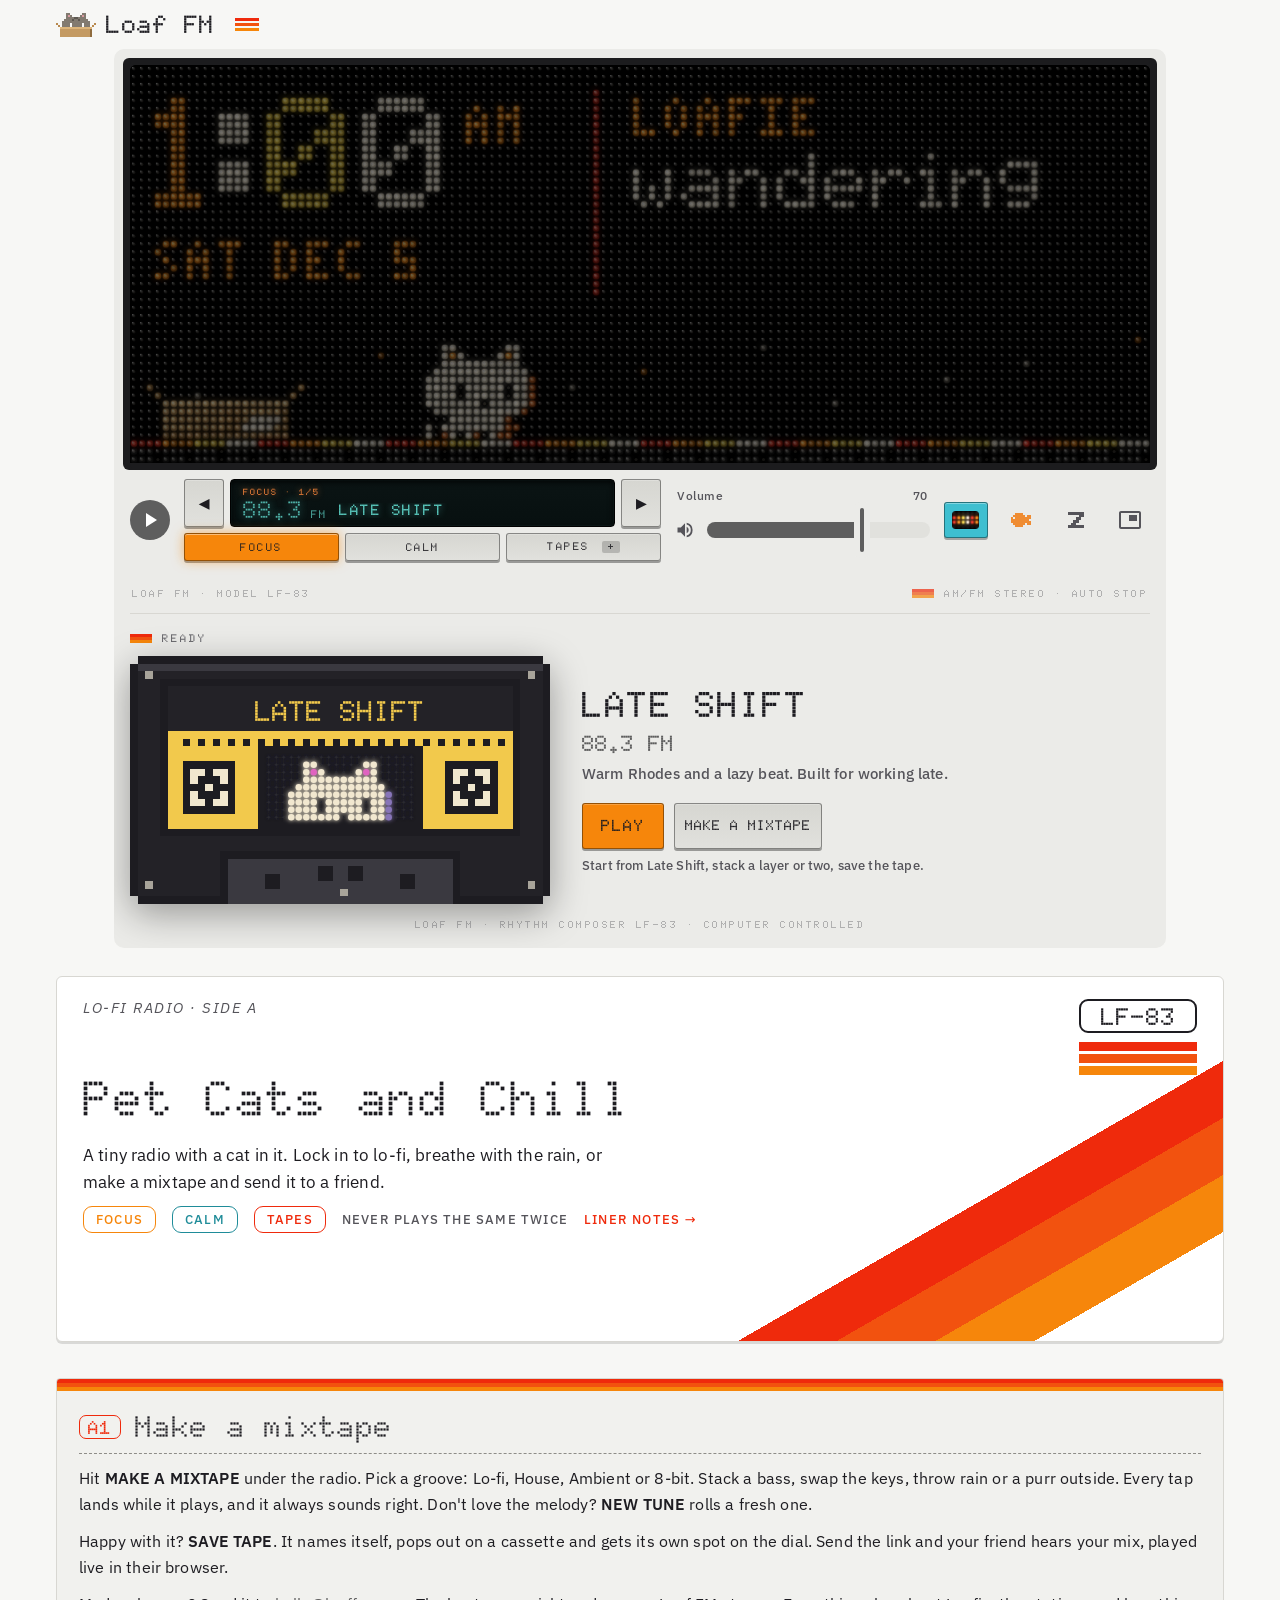
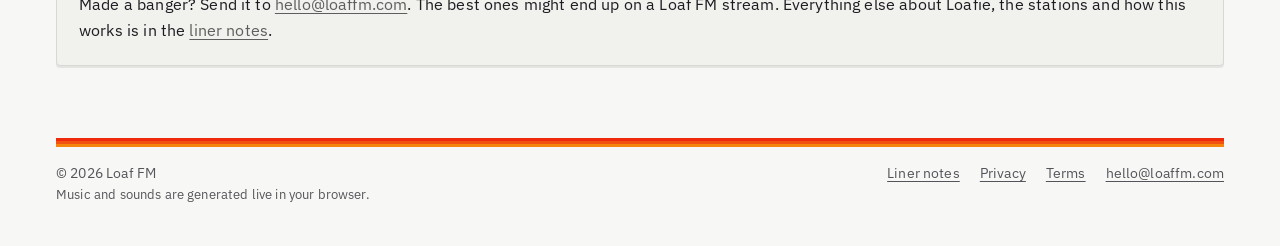
<file: index.html>
<!doctype html>
<html lang="en">
<head>
<meta charset="utf-8">
<meta name="viewport" content="width=device-width,initial-scale=1,viewport-fit=cover">
<title>Loaf FM · Pet cats and chill</title>
<meta name="description" content="A tiny radio with a cat in it. Lo-fi, house, ambient and 8-bit made live in your browser. Pet the cat, stack some beats, save a mixtape and send it to a friend.">
<link rel="canonical" href="https://loaffm.com/">

<meta name="theme-color" content="#131313">
<meta property="og:type" content="website">
<meta property="og:site_name" content="Loaf FM">
<meta property="og:url" content="https://loaffm.com/">
<meta property="og:title" content="Loaf FM · Pet cats and chill">
<meta property="og:description" content="A tiny radio with a cat in it. Lo-fi, house, ambient and 8-bit made live in your browser. Pet the cat, stack some beats, save a mixtape and send it to a friend.">
<meta property="og:image" content="https://loaffm.com/og.png?v=20261023">
<meta property="og:image:width" content="1200"><meta property="og:image:height" content="630">
<meta property="og:image:alt" content="A pixel cassette labelled Rainy Sunday next to the Loaf FM board: a clock, the station on 93.7 FM, and Loafie on her desk.">
<meta name="twitter:card" content="summary_large_image">
<meta name="twitter:title" content="Loaf FM · Pet cats and chill">
<meta name="twitter:description" content="A tiny radio with a cat in it. Lo-fi, house, ambient and 8-bit made live in your browser. Pet the cat, stack some beats, save a mixtape and send it to a friend.">
<meta name="twitter:image" content="https://loaffm.com/og.png?v=20261023">
<link rel="icon" href="icons/favicon-32.png" sizes="32x32" type="image/png">
<link rel="icon" href="icons/icon.svg" type="image/svg+xml">
<link rel="apple-touch-icon" href="icons/apple-touch-icon.png">
<link rel="manifest" href="manifest.webmanifest">
<link rel="preload" href="fonts/doto-700.woff2" as="font" type="font/woff2" crossorigin>
<link rel="stylesheet" href="site.css">
<link rel="stylesheet" href="board.css">
<script type="application/ld+json">{"@context": "https://schema.org", "@type": "WebApplication", "name": "Loaf FM", "url": "https://loaffm.com/", "applicationCategory": "LifestyleApplication", "operatingSystem": "Any (web browser)", "offers": {"@type": "Offer", "price": "0", "priceCurrency": "USD"}, "description": "A tiny radio with a cat in it. Lo-fi, house, ambient and 8-bit made live in your browser. Pet the cat, stack some beats, save a mixtape."}</script>

</head>
<body>
<a class="skip" href="#page">Skip to content</a>
<svg width="0" height="0" style="position:absolute" aria-hidden="true">
  <symbol id="i-cat" viewBox="0 0 20 12" shape-rendering="crispEdges"><path style="fill:var(--cat,#b8b1a6)" d="M5 0h2v1h-2zM13 0h2v1h-2zM5 1h1v1h-1zM7 1h1v1h-1zM12 1h1v1h-1zM14 1h1v1h-1zM5 2h4v1h-4zM11 2h4v1h-4zM4 3h4v1h-4zM9 3h2v1h-2zM12 3h4v1h-4zM3 4h14v1h-14zM3 5h4v1h-4zM8 5h5v1h-5zM14 5h3v1h-3zM3 6h4v1h-4zM8 6h5v1h-5zM14 6h3v1h-3z"/><path style="fill:var(--cat-stripe,#6f6961)" d="M9 2h2v1h-2zM8 3h1v1h-1zM11 3h1v1h-1z"/><path style="fill:#d99aa0" d="M6 1h1v1h-1zM13 1h1v1h-1z"/><path style="fill:#c49a62" d="M2 8h15v1h-15zM2 9h15v1h-15zM2 10h15v1h-15zM2 11h15v1h-15z"/><path style="fill:#dcb47a" d="M2 7h16v1h-16z"/><path style="fill:#8f6b3d" d="M17 8h1v1h-1zM17 9h1v1h-1zM17 10h1v1h-1zM17 11h1v1h-1z"/><path style="fill:#b8894f" d="M0 5h1v1h-1zM19 5h1v1h-1zM1 6h1v1h-1zM18 6h1v1h-1z"/></symbol>
  <symbol id="i-vol" viewBox="0 0 24 24"><path d="M3 9v6h4l5 5V4L7 9H3zm13.5 3A4.5 4.5 0 0 0 14 8v8a4.5 4.5 0 0 0 2.5-4zM14 3.2v2.1a7 7 0 0 1 0 13.4v2.1a9 9 0 0 0 0-17.6z"/></symbol>
  <symbol id="i-mute" viewBox="0 0 24 24"><path d="M16.5 12A4.5 4.5 0 0 0 14 7.97v2.21l2.45 2.45c.03-.2.05-.41.05-.63zm2.5 0c0 .94-.2 1.82-.54 2.64l1.51 1.51A8.8 8.8 0 0 0 21 12c0-4.28-2.99-7.86-7-8.77v2.06c2.89.86 5 3.54 5 6.71zM4.27 3L3 4.27 7.73 9H3v6h4l5 5v-6.73l4.25 4.25c-.67.52-1.42.93-2.25 1.18v2.06a8.99 8.99 0 0 0 3.69-1.81L19.73 21 21 19.73l-9-9L4.27 3zM12 4L9.91 6.09 12 8.18V4z"/></symbol>
  <symbol id="i-sun" viewBox="0 0 24 24"><path d="M12 7a5 5 0 1 0 0 10 5 5 0 0 0 0-10zM2 13h2a1 1 0 0 0 0-2H2a1 1 0 0 0 0 2zm18 0h2a1 1 0 0 0 0-2h-2a1 1 0 0 0 0 2zM11 2v2a1 1 0 0 0 2 0V2a1 1 0 0 0-2 0zm0 18v2a1 1 0 0 0 2 0v-2a1 1 0 0 0-2 0zM5.99 4.58a1 1 0 0 0-1.41 1.41l1.06 1.06a1 1 0 0 0 1.41-1.41L5.99 4.58zm12.37 12.37a1 1 0 0 0-1.41 1.41l1.06 1.06a1 1 0 0 0 1.41-1.41l-1.06-1.06zm1.06-10.96a1 1 0 0 0-1.41-1.41l-1.06 1.06a1 1 0 0 0 1.41 1.41l1.06-1.06zM7.05 18.36a1 1 0 0 0-1.41-1.41l-1.06 1.06a1 1 0 0 0 1.41 1.41l1.06-1.06z"/></symbol>
  <symbol id="i-float" viewBox="0 0 24 24"><path d="M19 7h-8v6h8V7zm2-4H3c-1.1 0-2 .9-2 2v14c0 1.1.9 2 2 2h18c1.1 0 2-.9 2-2V5c0-1.1-.9-2-2-2zm0 16H3V5h18v14z"/></symbol>
  <symbol id="i-sit" viewBox="-1.5 -1.5 9 9" shape-rendering="crispEdges"><path d="M0 0h6v1h-6zM4 1h2v1h-2zM3 2h2v1h-2zM2 3h2v1h-2zM1 4h2v1h-2zM0 5h6v1h-6z"/></symbol>
  <symbol id="i-fish" viewBox="-0.5 -2.5 12 12" shape-rendering="crispEdges"><path d="M2 0h4v1h-4zM1 1h6v1h-6zM8 1h2v1h-2zM0 2h1v1h-1zM2 2h8v1h-8zM0 3h9v1h-9zM0 4h10v1h-10zM1 5h6v1h-6zM8 5h2v1h-2zM2 6h4v1h-4z"/></symbol>
  <symbol id="i-tape" viewBox="-0.5 -2.5 13 13" shape-rendering="crispEdges"><path fill-rule="evenodd" d="M0 0h12v1h-12zM0 1h1v1h-1zM11 1h1v1h-1zM0 2h1v1h-1zM2 2h8v1h-8zM11 2h1v1h-1zM0 3h1v1h-1zM2 3h1v1h-1zM4 3h4v1h-4zM9 3h1v1h-1zM11 3h1v1h-1zM0 4h1v1h-1zM2 4h8v1h-8zM11 4h1v1h-1zM0 5h1v1h-1zM11 5h1v1h-1zM0 6h1v1h-1zM3 6h6v1h-6zM11 6h1v1h-1zM0 7h12v1h-12z"/></symbol>
  <symbol id="i-play" viewBox="0 0 24 24"><path d="M8 5v14l11-7z"/></symbol>
  <symbol id="i-stop" viewBox="0 0 24 24"><path d="M6 6h12v12H6z"/></symbol>
  <symbol id="i-down" viewBox="0 0 24 24"><path d="M7 10l5 5 5-5z"/></symbol>
</svg>
<header class="top">
  <a class="brand" href="/" aria-label="Loaf FM home"><svg viewBox="0 0 20 12" aria-hidden="true"><use href="#i-cat"/></svg>Loaf FM<span class="stripes" aria-hidden="true"><i></i><i></i><i></i></span></a>
</header>
<div class="boardwrap">
<section class="unit" id="unit" aria-label="Loaf FM board" aria-describedby="boardText">
  <p class="sr" id="boardText"></p>
  <div class="window" id="window">
    <canvas id="bg"></canvas>
    <canvas id="led"></canvas>
  </div>
  <div class="window game" id="gameWin" title="Tap her to pet · tap the desk to call her over">
    <canvas id="gbg"></canvas>
    <canvas id="gled"></canvas>
  </div>
  <div class="floatnote" id="floatNote" hidden><span>She's floating in her own window.</span><button class="btn tonal" type="button" id="floatBack">Bring her back</button></div>
  <div class="face" id="face">
    <div class="row">
      <button class="icon filled" type="button" id="playKey" aria-pressed="false" aria-label="Play radio" title="Play"><svg><use href="#i-play"/></svg><svg><use href="#i-stop"/></svg></button>
      <div class="ctl grow st">
        <div class="tuner">
          <button class="hw tunestep" type="button" id="dialPrev" aria-label="Previous">◀</button>
          <div class="lcd" aria-live="polite"><span class="lcd-band" id="tuneBand"></span><span class="lcd-freq"><b id="tuneFreq"></b> FM</span><span class="lcd-name" id="tuneName"></span></div>
          <button class="hw tunestep" type="button" id="dialNext" aria-label="Next">▶</button>
          <div class="bands" role="group" aria-label="Band"><button class="hw bandkey" type="button" data-band="focus">FOCUS</button><button class="hw bandkey" type="button" data-band="calm">CALM</button><button class="hw bandkey" type="button" data-band="tapes">TAPES <em></em></button></div>
          <select id="station" class="sr" aria-label="Station"></select>
        </div>
      </div>
      <div class="ctl grow vol"><span class="lbl"><span>Volume</span><output id="volOut">70</output></span><div class="fz"><button class="mutebtn" type="button" id="muteKey" aria-pressed="false" aria-label="Mute" title="Mute (M)"><svg><use href="#i-vol"/></svg><svg><use href="#i-mute"/></svg></button><input class="fader" type="range" id="volume" min="0" max="1" step="0.05" aria-label="Volume"></div></div>
      <button class="dispbtn" type="button" id="dispKey" aria-label="Display: Pegs. Tap for the next look." title="Next look"><canvas id="dispTile" aria-hidden="true"></canvas></button>
      <button class="icon feedbtn" type="button" id="feedKey" aria-label="Give her a fish" title="Give her a fish"><svg><use href="#i-fish"/></svg></button>
      <button class="icon sitbtn" type="button" id="sitKey" aria-pressed="false" aria-label="Let her nap" title="Let her nap"><svg><use href="#i-sit"/></svg></button>
      <button class="icon floatbtn" type="button" id="floatKey" aria-pressed="false" aria-label="Float" title="Keep her on top of your other windows" hidden><svg><use href="#i-float"/></svg></button>
    </div>
    <p class="unit-print" aria-hidden="true"><span>LOAF FM · MODEL LF-83</span><span>AM/FM STEREO · AUTO STOP</span></p>
  </div>
</section>
</div>
<main id="page" class="home-page">
  <div class="band page1">
  <section class="intro sleeve">
    <div class="sleeve-top"><p class="kicker">Lo-fi radio · Side A</p><span class="badge" aria-hidden="true"><b>LF-83</b><i></i><i></i><i></i></span></div>
    <h1>Pet Cats and Chill</h1>
    <p class="lede">A tiny radio with a cat in it. Lock in to lo-fi, breathe with the rain, or make a mixtape and send it to a friend.</p>
    <p class="sleeve-tags"><span class="tag tag-f">Focus</span><span class="tag tag-c">Calm</span><span class="tag tag-t">Tapes</span><span class="tag-plain">Never plays the same twice</span><a class="tag-plain tag-link" href="notes.html">Liner notes →</a></p>
  </section>

  <section class="liner">
    <h2><span class="trk">A1</span>Make a mixtape</h2>
    <p>Hit <strong>MAKE A MIXTAPE</strong> under the radio. Pick a groove: Lo-fi, House, Ambient or 8-bit. Stack a bass, swap the keys, throw rain or a purr outside. Every tap lands while it plays, and it always sounds right. Don't love the melody? <strong>NEW TUNE</strong> rolls a fresh one.</p>
    <p>Happy with it? <strong>SAVE TAPE</strong>. It names itself, pops out on a cassette and gets its own spot on the dial. Send the link and your friend hears your mix, played live in their browser.</p>
    <p>Made a banger? Send it to <a href="mailto:hello@loaffm.com?subject=My%20mixtape">hello@loaffm.com</a>. The best ones might end up on a Loaf FM stream. Everything else about Loafie, the stations and how this works is in the <a href="notes.html">liner notes</a>.</p>
  </section>

  </div>
</main>
<footer class="foot">
  <div>
    <p>© 2026 Loaf FM</p>
    <p class="credits">Music and sounds are generated live in your browser.</p>
  </div>
  <nav aria-label="Footer"><a href="notes.html">Liner notes</a><a href="privacy.html">Privacy</a><a href="terms.html">Terms</a><a href="mailto:hello@loaffm.com">hello@loaffm.com</a></nav>
</footer>
<script src="analytics.js" defer></script>
<script src="board.js" defer></script>
</body>
</html>
</file>
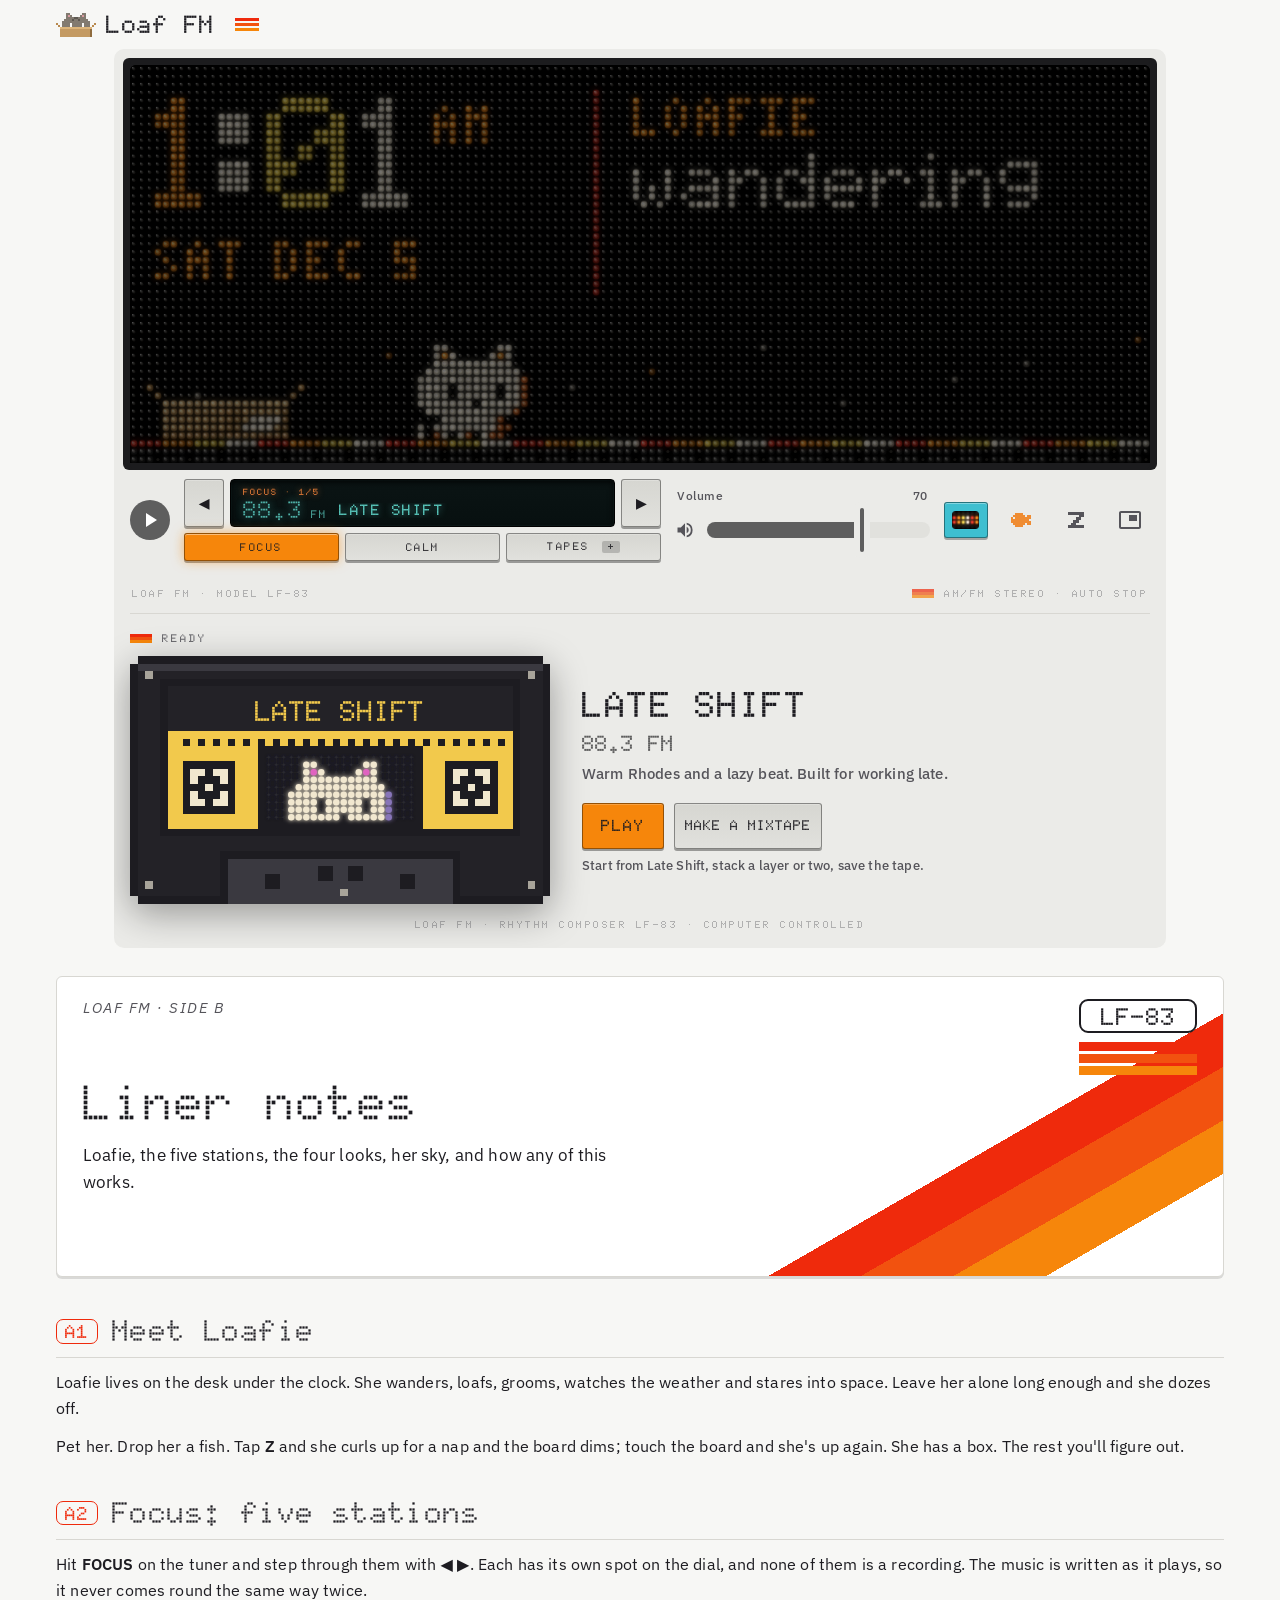
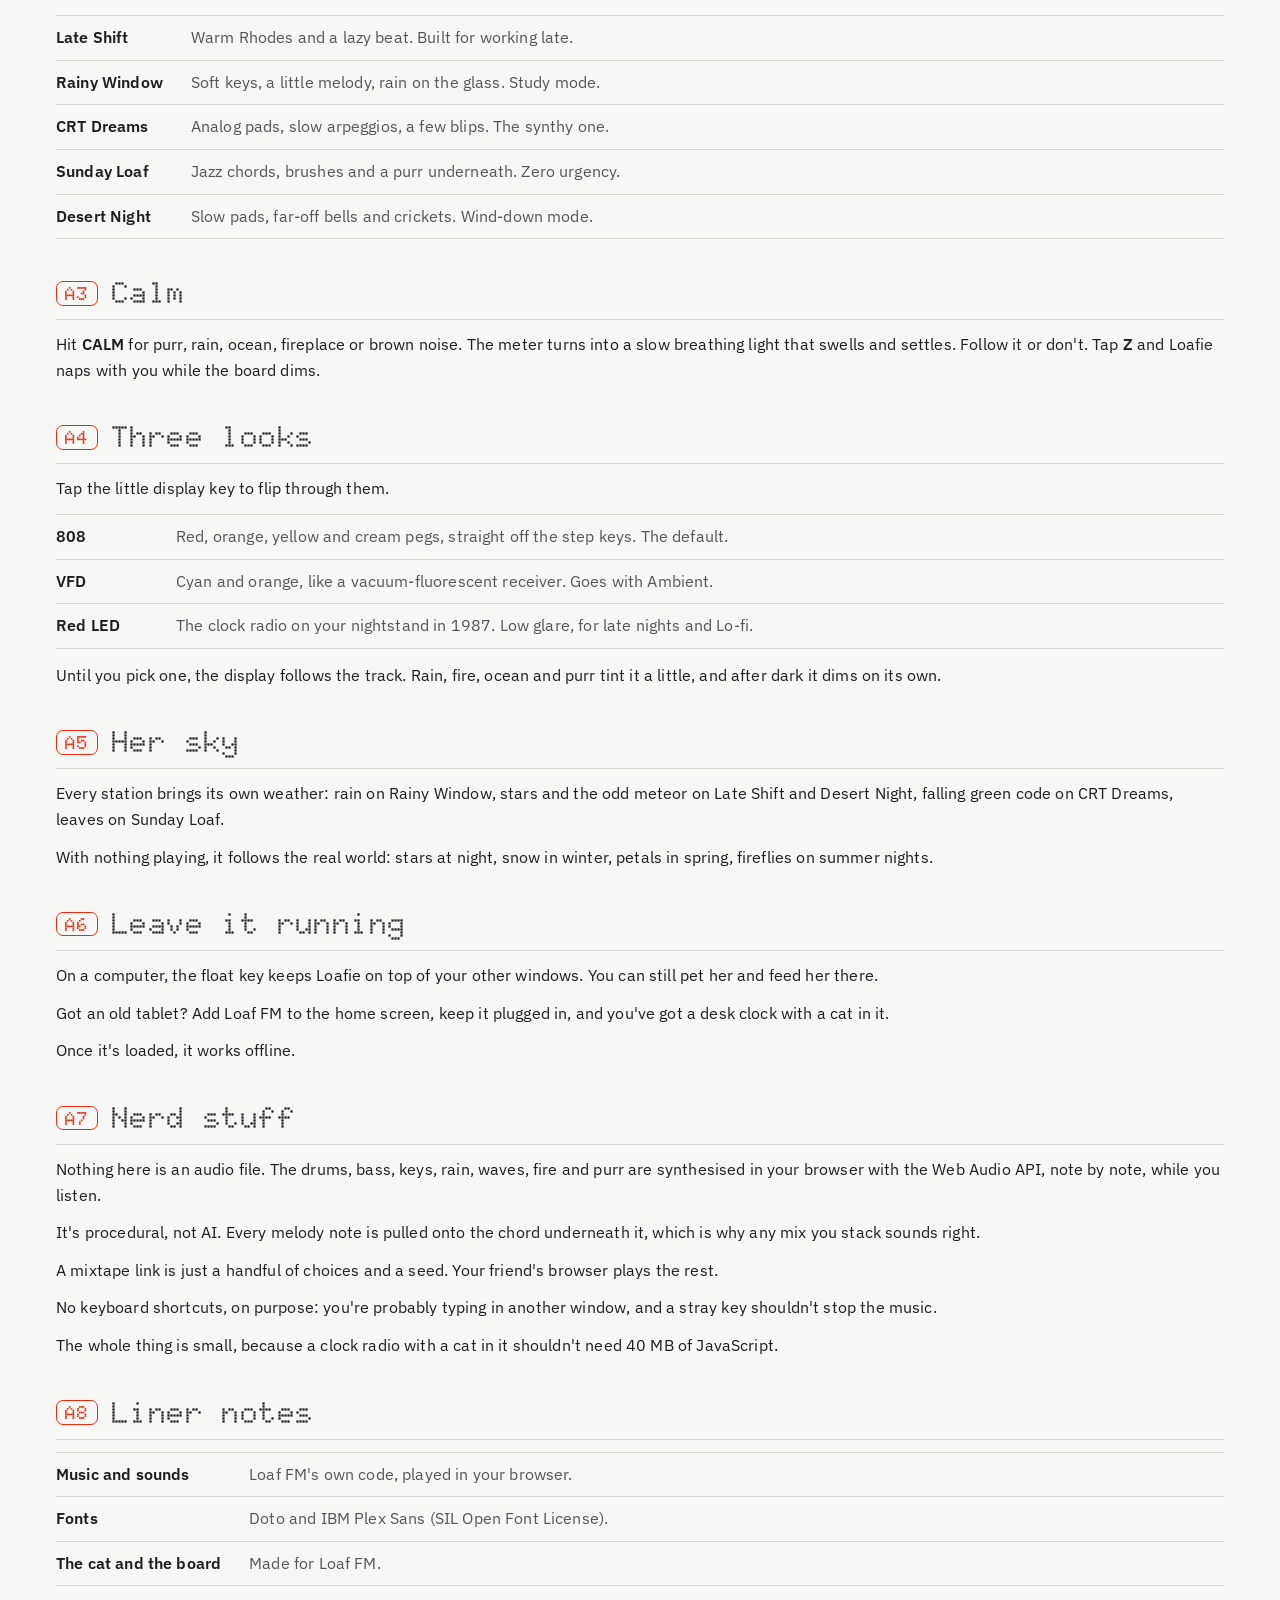
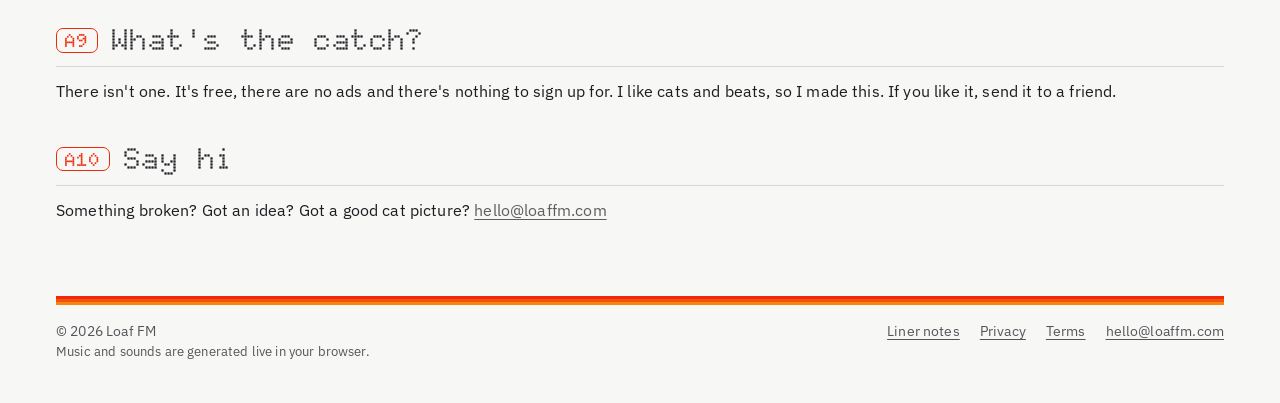
<file: notes.html>
<!doctype html>
<html lang="en">
<head>
<meta charset="utf-8">
<meta name="viewport" content="width=device-width,initial-scale=1,viewport-fit=cover">
<title>Liner notes · Loaf FM</title>
<meta name="description" content="Everything about Loaf FM: Loafie, the five stations, the four looks, her sky, floating, offline, and how the music is made.">
<link rel="canonical" href="https://loaffm.com/notes.html">

<meta name="theme-color" content="#131313">
<meta property="og:type" content="website">
<meta property="og:site_name" content="Loaf FM">
<meta property="og:url" content="https://loaffm.com/notes.html">
<meta property="og:title" content="Liner notes · Loaf FM">
<meta property="og:description" content="Everything about Loaf FM: Loafie, the five stations, the four looks, her sky, floating, offline, and how the music is made.">
<meta property="og:image" content="https://loaffm.com/og.png?v=20261023">
<meta property="og:image:width" content="1200"><meta property="og:image:height" content="630">
<meta property="og:image:alt" content="A pixel cassette labelled Rainy Sunday next to the Loaf FM board: a clock, the station on 93.7 FM, and Loafie on her desk.">
<meta name="twitter:card" content="summary_large_image">
<meta name="twitter:title" content="Liner notes · Loaf FM">
<meta name="twitter:description" content="Everything about Loaf FM: Loafie, the five stations, the four looks, her sky, floating, offline, and how the music is made.">
<meta name="twitter:image" content="https://loaffm.com/og.png?v=20261023">
<link rel="icon" href="icons/favicon-32.png" sizes="32x32" type="image/png">
<link rel="icon" href="icons/icon.svg" type="image/svg+xml">
<link rel="apple-touch-icon" href="icons/apple-touch-icon.png">
<link rel="manifest" href="manifest.webmanifest">
<link rel="preload" href="fonts/doto-700.woff2" as="font" type="font/woff2" crossorigin>
<link rel="stylesheet" href="site.css">
<link rel="stylesheet" href="board.css">
<script type="application/ld+json">{"@context": "https://schema.org", "@type": "WebPage", "headline": "Liner notes", "description": "Everything about Loaf FM: Loafie, the five stations, the four looks, her sky, floating, offline, and how the music is made.", "url": "https://loaffm.com/notes.html", "publisher": {"@type": "Organization", "name": "Loaf FM", "url": "https://loaffm.com/"}, "dateModified": "2026-10-21"}</script>

</head>
<body>
<a class="skip" href="#page">Skip to content</a>
<svg width="0" height="0" style="position:absolute" aria-hidden="true">
  <symbol id="i-cat" viewBox="0 0 20 12" shape-rendering="crispEdges"><path style="fill:var(--cat,#b8b1a6)" d="M5 0h2v1h-2zM13 0h2v1h-2zM5 1h1v1h-1zM7 1h1v1h-1zM12 1h1v1h-1zM14 1h1v1h-1zM5 2h4v1h-4zM11 2h4v1h-4zM4 3h4v1h-4zM9 3h2v1h-2zM12 3h4v1h-4zM3 4h14v1h-14zM3 5h4v1h-4zM8 5h5v1h-5zM14 5h3v1h-3zM3 6h4v1h-4zM8 6h5v1h-5zM14 6h3v1h-3z"/><path style="fill:var(--cat-stripe,#6f6961)" d="M9 2h2v1h-2zM8 3h1v1h-1zM11 3h1v1h-1z"/><path style="fill:#d99aa0" d="M6 1h1v1h-1zM13 1h1v1h-1z"/><path style="fill:#c49a62" d="M2 8h15v1h-15zM2 9h15v1h-15zM2 10h15v1h-15zM2 11h15v1h-15z"/><path style="fill:#dcb47a" d="M2 7h16v1h-16z"/><path style="fill:#8f6b3d" d="M17 8h1v1h-1zM17 9h1v1h-1zM17 10h1v1h-1zM17 11h1v1h-1z"/><path style="fill:#b8894f" d="M0 5h1v1h-1zM19 5h1v1h-1zM1 6h1v1h-1zM18 6h1v1h-1z"/></symbol>
  <symbol id="i-vol" viewBox="0 0 24 24"><path d="M3 9v6h4l5 5V4L7 9H3zm13.5 3A4.5 4.5 0 0 0 14 8v8a4.5 4.5 0 0 0 2.5-4zM14 3.2v2.1a7 7 0 0 1 0 13.4v2.1a9 9 0 0 0 0-17.6z"/></symbol>
  <symbol id="i-mute" viewBox="0 0 24 24"><path d="M16.5 12A4.5 4.5 0 0 0 14 7.97v2.21l2.45 2.45c.03-.2.05-.41.05-.63zm2.5 0c0 .94-.2 1.82-.54 2.64l1.51 1.51A8.8 8.8 0 0 0 21 12c0-4.28-2.99-7.86-7-8.77v2.06c2.89.86 5 3.54 5 6.71zM4.27 3L3 4.27 7.73 9H3v6h4l5 5v-6.73l4.25 4.25c-.67.52-1.42.93-2.25 1.18v2.06a8.99 8.99 0 0 0 3.69-1.81L19.73 21 21 19.73l-9-9L4.27 3zM12 4L9.91 6.09 12 8.18V4z"/></symbol>
  <symbol id="i-sun" viewBox="0 0 24 24"><path d="M12 7a5 5 0 1 0 0 10 5 5 0 0 0 0-10zM2 13h2a1 1 0 0 0 0-2H2a1 1 0 0 0 0 2zm18 0h2a1 1 0 0 0 0-2h-2a1 1 0 0 0 0 2zM11 2v2a1 1 0 0 0 2 0V2a1 1 0 0 0-2 0zm0 18v2a1 1 0 0 0 2 0v-2a1 1 0 0 0-2 0zM5.99 4.58a1 1 0 0 0-1.41 1.41l1.06 1.06a1 1 0 0 0 1.41-1.41L5.99 4.58zm12.37 12.37a1 1 0 0 0-1.41 1.41l1.06 1.06a1 1 0 0 0 1.41-1.41l-1.06-1.06zm1.06-10.96a1 1 0 0 0-1.41-1.41l-1.06 1.06a1 1 0 0 0 1.41 1.41l1.06-1.06zM7.05 18.36a1 1 0 0 0-1.41-1.41l-1.06 1.06a1 1 0 0 0 1.41 1.41l1.06-1.06z"/></symbol>
  <symbol id="i-float" viewBox="0 0 24 24"><path d="M19 7h-8v6h8V7zm2-4H3c-1.1 0-2 .9-2 2v14c0 1.1.9 2 2 2h18c1.1 0 2-.9 2-2V5c0-1.1-.9-2-2-2zm0 16H3V5h18v14z"/></symbol>
  <symbol id="i-sit" viewBox="-1.5 -1.5 9 9" shape-rendering="crispEdges"><path d="M0 0h6v1h-6zM4 1h2v1h-2zM3 2h2v1h-2zM2 3h2v1h-2zM1 4h2v1h-2zM0 5h6v1h-6z"/></symbol>
  <symbol id="i-fish" viewBox="-0.5 -2.5 12 12" shape-rendering="crispEdges"><path d="M2 0h4v1h-4zM1 1h6v1h-6zM8 1h2v1h-2zM0 2h1v1h-1zM2 2h8v1h-8zM0 3h9v1h-9zM0 4h10v1h-10zM1 5h6v1h-6zM8 5h2v1h-2zM2 6h4v1h-4z"/></symbol>
  <symbol id="i-tape" viewBox="-0.5 -2.5 13 13" shape-rendering="crispEdges"><path fill-rule="evenodd" d="M0 0h12v1h-12zM0 1h1v1h-1zM11 1h1v1h-1zM0 2h1v1h-1zM2 2h8v1h-8zM11 2h1v1h-1zM0 3h1v1h-1zM2 3h1v1h-1zM4 3h4v1h-4zM9 3h1v1h-1zM11 3h1v1h-1zM0 4h1v1h-1zM2 4h8v1h-8zM11 4h1v1h-1zM0 5h1v1h-1zM11 5h1v1h-1zM0 6h1v1h-1zM3 6h6v1h-6zM11 6h1v1h-1zM0 7h12v1h-12z"/></symbol>
  <symbol id="i-play" viewBox="0 0 24 24"><path d="M8 5v14l11-7z"/></symbol>
  <symbol id="i-stop" viewBox="0 0 24 24"><path d="M6 6h12v12H6z"/></symbol>
  <symbol id="i-down" viewBox="0 0 24 24"><path d="M7 10l5 5 5-5z"/></symbol>
</svg>
<header class="top">
  <a class="brand" href="/" aria-label="Loaf FM home"><svg viewBox="0 0 20 12" aria-hidden="true"><use href="#i-cat"/></svg>Loaf FM<span class="stripes" aria-hidden="true"><i></i><i></i><i></i></span></a>
</header>
<div class="boardwrap">
<section class="unit" id="unit" aria-label="Loaf FM board" aria-describedby="boardText">
  <p class="sr" id="boardText"></p>
  <div class="window" id="window">
    <canvas id="bg"></canvas>
    <canvas id="led"></canvas>
  </div>
  <div class="window game" id="gameWin" title="Tap her to pet · tap the desk to call her over">
    <canvas id="gbg"></canvas>
    <canvas id="gled"></canvas>
  </div>
  <div class="floatnote" id="floatNote" hidden><span>She's floating in her own window.</span><button class="btn tonal" type="button" id="floatBack">Bring her back</button></div>
  <div class="face" id="face">
    <div class="row">
      <button class="icon filled" type="button" id="playKey" aria-pressed="false" aria-label="Play radio" title="Play"><svg><use href="#i-play"/></svg><svg><use href="#i-stop"/></svg></button>
      <div class="ctl grow st">
        <div class="tuner">
          <button class="hw tunestep" type="button" id="dialPrev" aria-label="Previous">◀</button>
          <div class="lcd" aria-live="polite"><span class="lcd-band" id="tuneBand"></span><span class="lcd-freq"><b id="tuneFreq"></b> FM</span><span class="lcd-name" id="tuneName"></span></div>
          <button class="hw tunestep" type="button" id="dialNext" aria-label="Next">▶</button>
          <div class="bands" role="group" aria-label="Band"><button class="hw bandkey" type="button" data-band="focus">FOCUS</button><button class="hw bandkey" type="button" data-band="calm">CALM</button><button class="hw bandkey" type="button" data-band="tapes">TAPES <em></em></button></div>
          <select id="station" class="sr" aria-label="Station"></select>
        </div>
      </div>
      <div class="ctl grow vol"><span class="lbl"><span>Volume</span><output id="volOut">70</output></span><div class="fz"><button class="mutebtn" type="button" id="muteKey" aria-pressed="false" aria-label="Mute" title="Mute (M)"><svg><use href="#i-vol"/></svg><svg><use href="#i-mute"/></svg></button><input class="fader" type="range" id="volume" min="0" max="1" step="0.05" aria-label="Volume"></div></div>
      <button class="dispbtn" type="button" id="dispKey" aria-label="Display: Pegs. Tap for the next look." title="Next look"><canvas id="dispTile" aria-hidden="true"></canvas></button>
      <button class="icon feedbtn" type="button" id="feedKey" aria-label="Give her a fish" title="Give her a fish"><svg><use href="#i-fish"/></svg></button>
      <button class="icon sitbtn" type="button" id="sitKey" aria-pressed="false" aria-label="Let her nap" title="Let her nap"><svg><use href="#i-sit"/></svg></button>
      <button class="icon floatbtn" type="button" id="floatKey" aria-pressed="false" aria-label="Float" title="Keep her on top of your other windows" hidden><svg><use href="#i-float"/></svg></button>
    </div>
    <p class="unit-print" aria-hidden="true"><span>LOAF FM · MODEL LF-83</span><span>AM/FM STEREO · AUTO STOP</span></p>
  </div>
</section>
</div>
<main id="page" class="home-page">
  <div class="band page1 notes">
  <section class="sleeve sleeve-sm">
    <div class="sleeve-top"><p class="kicker">Loaf FM · Side B</p><span class="badge" aria-hidden="true"><b>LF-83</b><i></i><i></i><i></i></span></div>
    <h1>Liner notes</h1>
    <p class="lede">Loafie, the five stations, the four looks, her sky, and how any of this works.</p>
  </section>
  <section>
    <h2><span class="trk">A1</span>Meet Loafie</h2>
    <p>Loafie lives on the desk under the clock. She wanders, loafs, grooms, watches the weather and stares into space. Leave her alone long enough and she dozes off.</p>
    <p>Pet her. Drop her a fish. Tap <strong>Z</strong> and she curls up for a nap and the board dims; touch the board and she's up again. She has a box. The rest you'll figure out.</p>
  </section>

  <section>
    <h2><span class="trk">A2</span>Focus: five stations</h2>
    <p>Hit <strong>FOCUS</strong> on the tuner and step through them with ◀ ▶. Each has its own spot on the dial, and none of them is a recording. The music is written as it plays, so it never comes round the same way twice.</p>
    <dl class="items">
      <dt>Late Shift</dt><dd>Warm Rhodes and a lazy beat. Built for working late.</dd>
      <dt>Rainy Window</dt><dd>Soft keys, a little melody, rain on the glass. Study mode.</dd>
      <dt>CRT Dreams</dt><dd>Analog pads, slow arpeggios, a few blips. The synthy one.</dd>
      <dt>Sunday Loaf</dt><dd>Jazz chords, brushes and a purr underneath. Zero urgency.</dd>
      <dt>Desert Night</dt><dd>Slow pads, far-off bells and crickets. Wind-down mode.</dd>
    </dl>
  </section>

  <section>
    <h2><span class="trk">A3</span>Calm</h2>
    <p>Hit <strong>CALM</strong> for purr, rain, ocean, fireplace or brown noise. The meter turns into a slow breathing light that swells and settles. Follow it or don't. Tap <strong>Z</strong> and Loafie naps with you while the board dims.</p>
  </section>

  <section>
    <h2><span class="trk">A4</span>Three looks</h2>
    <p>Tap the little display key to flip through them.</p>
    <dl class="items">
      <dt>808</dt><dd>Red, orange, yellow and cream pegs, straight off the step keys. The default.</dd>
      <dt>VFD</dt><dd>Cyan and orange, like a vacuum-fluorescent receiver. Goes with Ambient.</dd>
      <dt>Red LED</dt><dd>The clock radio on your nightstand in 1987. Low glare, for late nights and Lo-fi.</dd>
    </dl>
    <p>Until you pick one, the display follows the track. Rain, fire, ocean and purr tint it a little, and after dark it dims on its own.</p>
  </section>

  <section>
    <h2><span class="trk">A5</span>Her sky</h2>
    <p>Every station brings its own weather: rain on Rainy Window, stars and the odd meteor on Late Shift and Desert Night, falling green code on CRT Dreams, leaves on Sunday Loaf.</p>
    <p>With nothing playing, it follows the real world: stars at night, snow in winter, petals in spring, fireflies on summer nights.</p>
  </section>

  <section>
    <h2><span class="trk">A6</span>Leave it running</h2>
    <p>On a computer, the float key keeps Loafie on top of your other windows. You can still pet her and feed her there.</p>
    <p>Got an old tablet? Add Loaf FM to the home screen, keep it plugged in, and you've got a desk clock with a cat in it.</p>
    <p>Once it's loaded, it works offline.</p>
  </section>

  <section id="nerd">
    <h2><span class="trk">A7</span>Nerd stuff</h2>
    <p>Nothing here is an audio file. The drums, bass, keys, rain, waves, fire and purr are synthesised in your browser with the Web Audio API, note by note, while you listen.</p>
    <p>It's procedural, not AI. Every melody note is pulled onto the chord underneath it, which is why any mix you stack sounds right.</p>
    <p>A mixtape link is just a handful of choices and a seed. Your friend's browser plays the rest.</p>
    <p>No keyboard shortcuts, on purpose: you're probably typing in another window, and a stray key shouldn't stop the music.</p>
    <p>The whole thing is small, because a clock radio with a cat in it shouldn't need 40 MB of JavaScript.</p>
  </section>

  <section>
    <h2><span class="trk">A8</span>Liner notes</h2>
    <dl class="items">
      <dt>Music and sounds</dt><dd>Loaf FM's own code, played in your browser.</dd>
      <dt>Fonts</dt><dd>Doto and IBM Plex Sans (SIL Open Font License).</dd>
      <dt>The cat and the board</dt><dd>Made for Loaf FM.</dd>
    </dl>
  </section>

  <section>
    <h2><span class="trk">A9</span>What's the catch?</h2>
    <p>There isn't one. It's free, there are no ads and there's nothing to sign up for. I like cats and beats, so I made this. If you like it, send it to a friend.</p>
  </section>

  <section>
    <h2><span class="trk">A10</span>Say hi</h2>
    <p>Something broken? Got an idea? Got a good cat picture? <a href="mailto:hello@loaffm.com">hello@loaffm.com</a></p>
  </section>
  </div>
</main>
<footer class="foot">
  <div>
    <p>© 2026 Loaf FM</p>
    <p class="credits">Music and sounds are generated live in your browser.</p>
  </div>
  <nav aria-label="Footer"><a href="notes.html">Liner notes</a><a href="privacy.html">Privacy</a><a href="terms.html">Terms</a><a href="mailto:hello@loaffm.com">hello@loaffm.com</a></nav>
</footer>
<script src="analytics.js" defer></script>
<script src="board.js" defer></script>
</body>
</html>
</file>
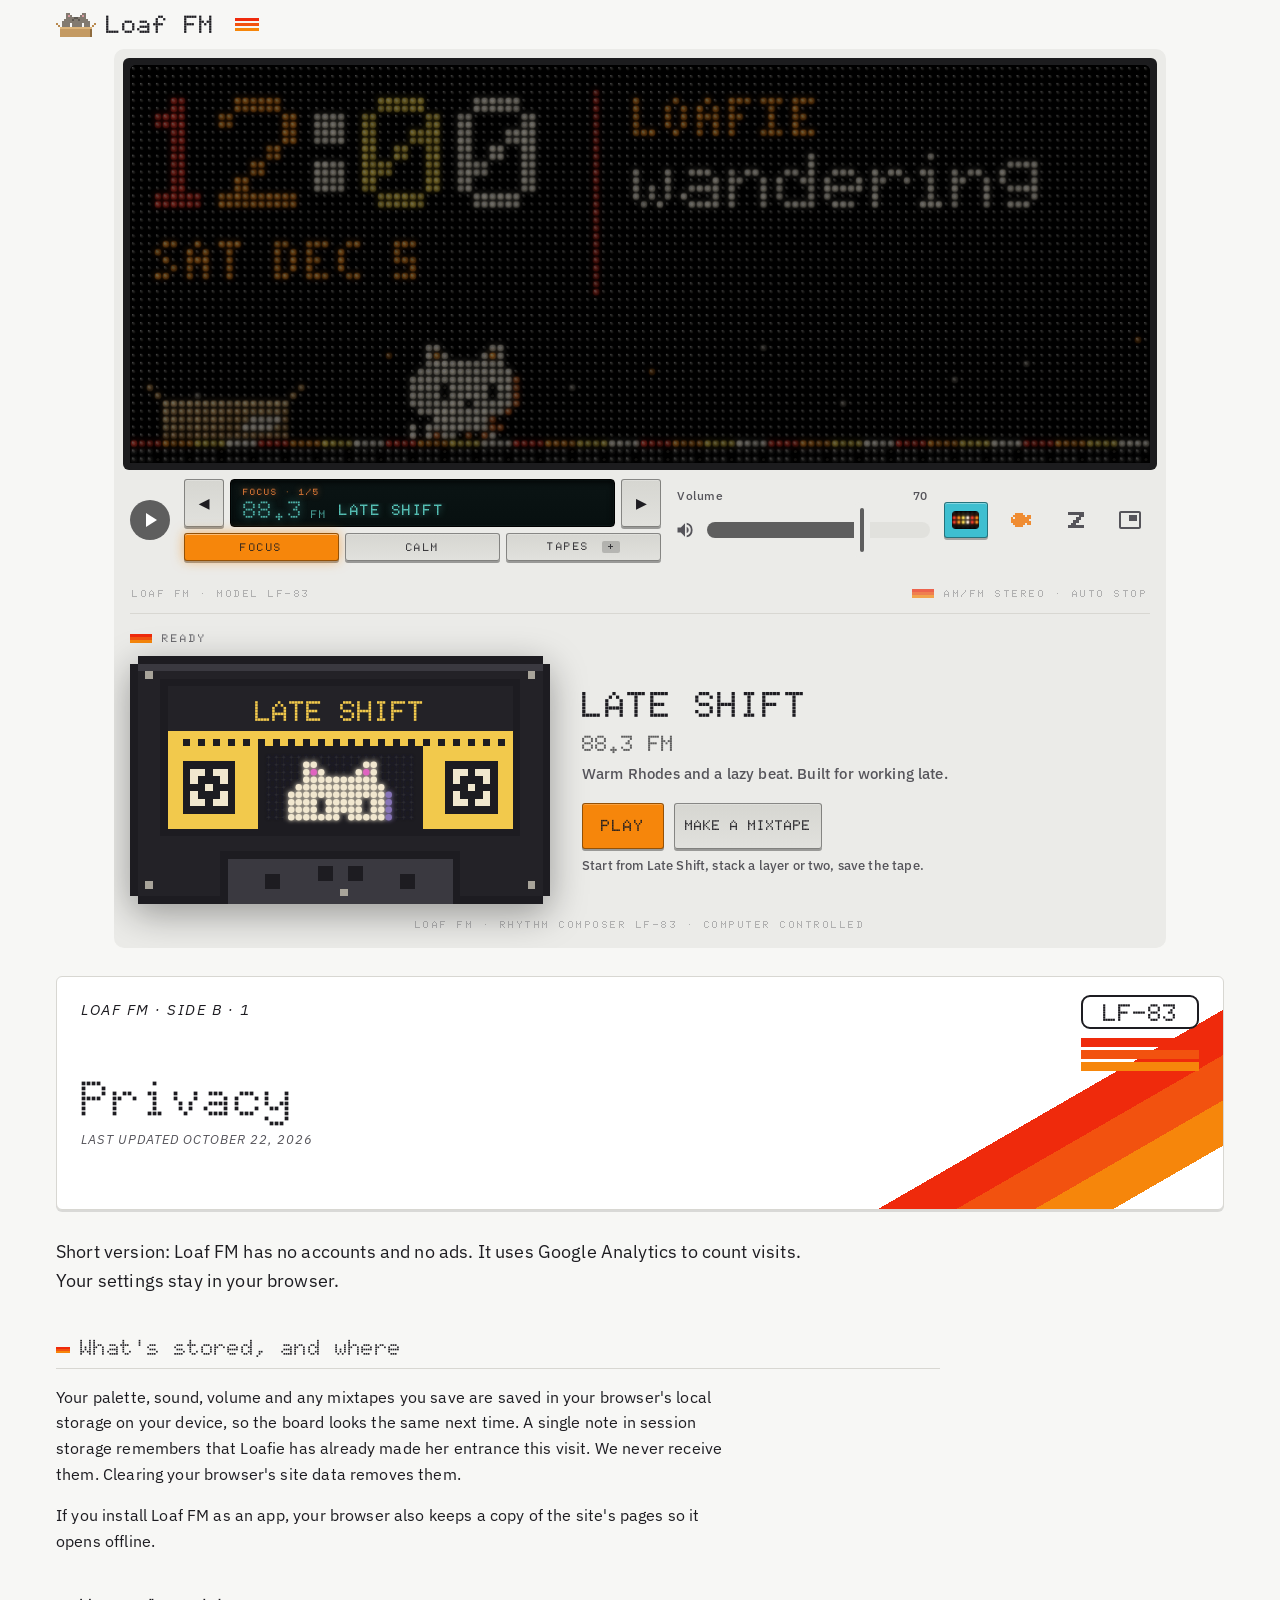
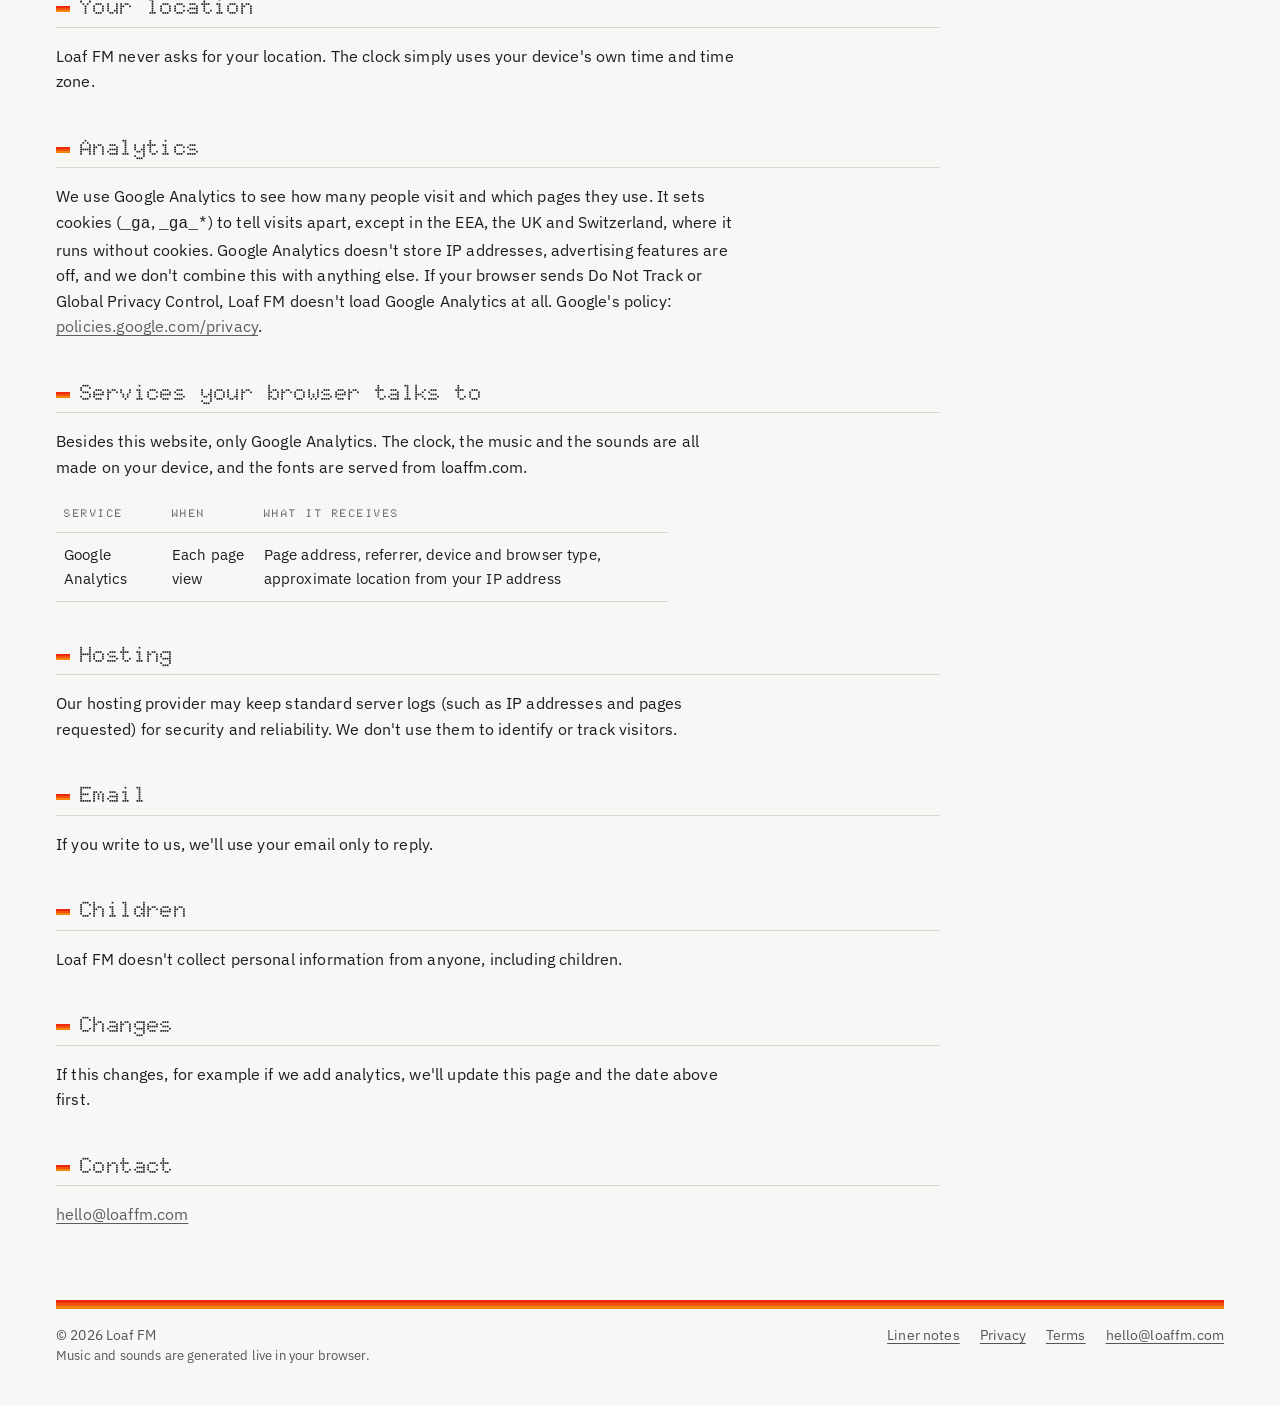
<file: privacy.html>
<!doctype html>
<html lang="en">
<head>
<meta charset="utf-8">
<meta name="viewport" content="width=device-width,initial-scale=1,viewport-fit=cover">
<title>Privacy · Loaf FM</title>
<meta name="description" content="What Loaf FM stores, what it sends where, and what it does not do. No accounts, no ads, no location.">
<link rel="canonical" href="https://loaffm.com/privacy.html">

<meta name="theme-color" content="#131313">
<meta property="og:type" content="website">
<meta property="og:site_name" content="Loaf FM">
<meta property="og:url" content="https://loaffm.com/privacy.html">
<meta property="og:title" content="Privacy">
<meta property="og:description" content="What Loaf FM stores, what it sends where, and what it does not do. No accounts, no ads, no location.">
<meta property="og:image" content="https://loaffm.com/og.png?v=20261023">
<meta property="og:image:width" content="1200"><meta property="og:image:height" content="630">
<meta property="og:image:alt" content="A pixel cassette labelled Rainy Sunday next to the Loaf FM board: a clock, the station on 93.7 FM, and Loafie on her desk.">
<meta name="twitter:card" content="summary_large_image">
<meta name="twitter:title" content="Privacy">
<meta name="twitter:description" content="What Loaf FM stores, what it sends where, and what it does not do. No accounts, no ads, no location.">
<meta name="twitter:image" content="https://loaffm.com/og.png?v=20261023">
<link rel="icon" href="icons/favicon-32.png" sizes="32x32" type="image/png">
<link rel="icon" href="icons/icon.svg" type="image/svg+xml">
<link rel="apple-touch-icon" href="icons/apple-touch-icon.png">
<link rel="manifest" href="manifest.webmanifest">
<link rel="preload" href="fonts/doto-700.woff2" as="font" type="font/woff2" crossorigin>
<link rel="stylesheet" href="site.css">
<link rel="stylesheet" href="board.css">
<script type="application/ld+json">{"@context": "https://schema.org", "@type": "WebPage", "headline": "Privacy", "description": "What Loaf FM stores, what it sends where, and what it does not do. No accounts, no ads, no location.", "url": "https://loaffm.com/privacy.html", "publisher": {"@type": "Organization", "name": "Loaf FM", "url": "https://loaffm.com/"}, "dateModified": "2026-10-21"}</script>

</head>
<body>
<a class="skip" href="#page">Skip to content</a>
<svg width="0" height="0" style="position:absolute" aria-hidden="true">
  <symbol id="i-cat" viewBox="0 0 20 12" shape-rendering="crispEdges"><path style="fill:var(--cat,#b8b1a6)" d="M5 0h2v1h-2zM13 0h2v1h-2zM5 1h1v1h-1zM7 1h1v1h-1zM12 1h1v1h-1zM14 1h1v1h-1zM5 2h4v1h-4zM11 2h4v1h-4zM4 3h4v1h-4zM9 3h2v1h-2zM12 3h4v1h-4zM3 4h14v1h-14zM3 5h4v1h-4zM8 5h5v1h-5zM14 5h3v1h-3zM3 6h4v1h-4zM8 6h5v1h-5zM14 6h3v1h-3z"/><path style="fill:var(--cat-stripe,#6f6961)" d="M9 2h2v1h-2zM8 3h1v1h-1zM11 3h1v1h-1z"/><path style="fill:#d99aa0" d="M6 1h1v1h-1zM13 1h1v1h-1z"/><path style="fill:#c49a62" d="M2 8h15v1h-15zM2 9h15v1h-15zM2 10h15v1h-15zM2 11h15v1h-15z"/><path style="fill:#dcb47a" d="M2 7h16v1h-16z"/><path style="fill:#8f6b3d" d="M17 8h1v1h-1zM17 9h1v1h-1zM17 10h1v1h-1zM17 11h1v1h-1z"/><path style="fill:#b8894f" d="M0 5h1v1h-1zM19 5h1v1h-1zM1 6h1v1h-1zM18 6h1v1h-1z"/></symbol>
  <symbol id="i-vol" viewBox="0 0 24 24"><path d="M3 9v6h4l5 5V4L7 9H3zm13.5 3A4.5 4.5 0 0 0 14 8v8a4.5 4.5 0 0 0 2.5-4zM14 3.2v2.1a7 7 0 0 1 0 13.4v2.1a9 9 0 0 0 0-17.6z"/></symbol>
  <symbol id="i-mute" viewBox="0 0 24 24"><path d="M16.5 12A4.5 4.5 0 0 0 14 7.97v2.21l2.45 2.45c.03-.2.05-.41.05-.63zm2.5 0c0 .94-.2 1.82-.54 2.64l1.51 1.51A8.8 8.8 0 0 0 21 12c0-4.28-2.99-7.86-7-8.77v2.06c2.89.86 5 3.54 5 6.71zM4.27 3L3 4.27 7.73 9H3v6h4l5 5v-6.73l4.25 4.25c-.67.52-1.42.93-2.25 1.18v2.06a8.99 8.99 0 0 0 3.69-1.81L19.73 21 21 19.73l-9-9L4.27 3zM12 4L9.91 6.09 12 8.18V4z"/></symbol>
  <symbol id="i-sun" viewBox="0 0 24 24"><path d="M12 7a5 5 0 1 0 0 10 5 5 0 0 0 0-10zM2 13h2a1 1 0 0 0 0-2H2a1 1 0 0 0 0 2zm18 0h2a1 1 0 0 0 0-2h-2a1 1 0 0 0 0 2zM11 2v2a1 1 0 0 0 2 0V2a1 1 0 0 0-2 0zm0 18v2a1 1 0 0 0 2 0v-2a1 1 0 0 0-2 0zM5.99 4.58a1 1 0 0 0-1.41 1.41l1.06 1.06a1 1 0 0 0 1.41-1.41L5.99 4.58zm12.37 12.37a1 1 0 0 0-1.41 1.41l1.06 1.06a1 1 0 0 0 1.41-1.41l-1.06-1.06zm1.06-10.96a1 1 0 0 0-1.41-1.41l-1.06 1.06a1 1 0 0 0 1.41 1.41l1.06-1.06zM7.05 18.36a1 1 0 0 0-1.41-1.41l-1.06 1.06a1 1 0 0 0 1.41 1.41l1.06-1.06z"/></symbol>
  <symbol id="i-float" viewBox="0 0 24 24"><path d="M19 7h-8v6h8V7zm2-4H3c-1.1 0-2 .9-2 2v14c0 1.1.9 2 2 2h18c1.1 0 2-.9 2-2V5c0-1.1-.9-2-2-2zm0 16H3V5h18v14z"/></symbol>
  <symbol id="i-sit" viewBox="-1.5 -1.5 9 9" shape-rendering="crispEdges"><path d="M0 0h6v1h-6zM4 1h2v1h-2zM3 2h2v1h-2zM2 3h2v1h-2zM1 4h2v1h-2zM0 5h6v1h-6z"/></symbol>
  <symbol id="i-fish" viewBox="-0.5 -2.5 12 12" shape-rendering="crispEdges"><path d="M2 0h4v1h-4zM1 1h6v1h-6zM8 1h2v1h-2zM0 2h1v1h-1zM2 2h8v1h-8zM0 3h9v1h-9zM0 4h10v1h-10zM1 5h6v1h-6zM8 5h2v1h-2zM2 6h4v1h-4z"/></symbol>
  <symbol id="i-tape" viewBox="-0.5 -2.5 13 13" shape-rendering="crispEdges"><path fill-rule="evenodd" d="M0 0h12v1h-12zM0 1h1v1h-1zM11 1h1v1h-1zM0 2h1v1h-1zM2 2h8v1h-8zM11 2h1v1h-1zM0 3h1v1h-1zM2 3h1v1h-1zM4 3h4v1h-4zM9 3h1v1h-1zM11 3h1v1h-1zM0 4h1v1h-1zM2 4h8v1h-8zM11 4h1v1h-1zM0 5h1v1h-1zM11 5h1v1h-1zM0 6h1v1h-1zM3 6h6v1h-6zM11 6h1v1h-1zM0 7h12v1h-12z"/></symbol>
  <symbol id="i-play" viewBox="0 0 24 24"><path d="M8 5v14l11-7z"/></symbol>
  <symbol id="i-stop" viewBox="0 0 24 24"><path d="M6 6h12v12H6z"/></symbol>
  <symbol id="i-down" viewBox="0 0 24 24"><path d="M7 10l5 5 5-5z"/></symbol>
</svg>
<header class="top">
  <a class="brand" href="/" aria-label="Loaf FM home"><svg viewBox="0 0 20 12" aria-hidden="true"><use href="#i-cat"/></svg>Loaf FM<span class="stripes" aria-hidden="true"><i></i><i></i><i></i></span></a>
</header>
<div class="boardwrap">
<section class="unit" id="unit" aria-label="Loaf FM board" aria-describedby="boardText">
  <p class="sr" id="boardText"></p>
  <div class="window" id="window">
    <canvas id="bg"></canvas>
    <canvas id="led"></canvas>
  </div>
  <div class="window game" id="gameWin" title="Tap her to pet · tap the desk to call her over">
    <canvas id="gbg"></canvas>
    <canvas id="gled"></canvas>
  </div>
  <div class="floatnote" id="floatNote" hidden><span>She's floating in her own window.</span><button class="btn tonal" type="button" id="floatBack">Bring her back</button></div>
  <div class="face" id="face">
    <div class="row">
      <button class="icon filled" type="button" id="playKey" aria-pressed="false" aria-label="Play radio" title="Play"><svg><use href="#i-play"/></svg><svg><use href="#i-stop"/></svg></button>
      <div class="ctl grow st">
        <div class="tuner">
          <button class="hw tunestep" type="button" id="dialPrev" aria-label="Previous">◀</button>
          <div class="lcd" aria-live="polite"><span class="lcd-band" id="tuneBand"></span><span class="lcd-freq"><b id="tuneFreq"></b> FM</span><span class="lcd-name" id="tuneName"></span></div>
          <button class="hw tunestep" type="button" id="dialNext" aria-label="Next">▶</button>
          <div class="bands" role="group" aria-label="Band"><button class="hw bandkey" type="button" data-band="focus">FOCUS</button><button class="hw bandkey" type="button" data-band="calm">CALM</button><button class="hw bandkey" type="button" data-band="tapes">TAPES <em></em></button></div>
          <select id="station" class="sr" aria-label="Station"></select>
        </div>
      </div>
      <div class="ctl grow vol"><span class="lbl"><span>Volume</span><output id="volOut">70</output></span><div class="fz"><button class="mutebtn" type="button" id="muteKey" aria-pressed="false" aria-label="Mute" title="Mute (M)"><svg><use href="#i-vol"/></svg><svg><use href="#i-mute"/></svg></button><input class="fader" type="range" id="volume" min="0" max="1" step="0.05" aria-label="Volume"></div></div>
      <button class="dispbtn" type="button" id="dispKey" aria-label="Display: Pegs. Tap for the next look." title="Next look"><canvas id="dispTile" aria-hidden="true"></canvas></button>
      <button class="icon feedbtn" type="button" id="feedKey" aria-label="Give her a fish" title="Give her a fish"><svg><use href="#i-fish"/></svg></button>
      <button class="icon sitbtn" type="button" id="sitKey" aria-pressed="false" aria-label="Let her nap" title="Let her nap"><svg><use href="#i-sit"/></svg></button>
      <button class="icon floatbtn" type="button" id="floatKey" aria-pressed="false" aria-label="Float" title="Keep her on top of your other windows" hidden><svg><use href="#i-float"/></svg></button>
    </div>
    <p class="unit-print" aria-hidden="true"><span>LOAF FM · MODEL LF-83</span><span>AM/FM STEREO · AUTO STOP</span></p>
  </div>
</section>
</div>
<main id="page" class="article">
  <header class="sleeve sleeve-sm">
    <div class="sleeve-top"><p class="kicker">Loaf FM · SIDE B · 1</p><span class="badge" aria-hidden="true"><b>LF-83</b><i></i><i></i><i></i></span></div>
    
    <h1>Privacy</h1>
    <p class="meta">Last updated October 22, 2026</p>
  </header>

  <p class="lede">Short version: Loaf FM has no accounts and no ads. It uses Google Analytics to count visits. Your settings stay in your browser.</p>

  <h2>What's stored, and where</h2>
  <p>Your palette, sound, volume and any mixtapes you save are saved in your browser's local storage on your device, so the board looks the same next time. A single note in session storage remembers that Loafie has already made her entrance this visit. We never receive them. Clearing your browser's site data removes them.</p>
  <p>If you install Loaf FM as an app, your browser also keeps a copy of the site's pages so it opens offline.</p>

  <h2>Your location</h2>
  <p>Loaf FM never asks for your location. The clock simply uses your device's own time and time zone.</p>

  <h2>Analytics</h2>
  <p>We use Google Analytics to see how many people visit and which pages they use. It sets cookies (<code>_ga</code>, <code>_ga_*</code>) to tell visits apart, except in the EEA, the UK and Switzerland, where it runs without cookies. Google Analytics doesn't store IP addresses, advertising features are off, and we don't combine this with anything else. If your browser sends Do Not Track or Global Privacy Control, Loaf FM doesn't load Google Analytics at all. Google's policy: <a href="https://policies.google.com/privacy" rel="noopener">policies.google.com/privacy</a>.</p>

  <h2>Services your browser talks to</h2>
  <p>Besides this website, only Google Analytics. The clock, the music and the sounds are all made on your device, and the fonts are served from loaffm.com.</p>
  <table class="table">
    <tr><th>Service</th><th>When</th><th>What it receives</th></tr>
    <tr><td>Google Analytics</td><td>Each page view</td><td>Page address, referrer, device and browser type, approximate location from your IP address</td></tr>
  </table>

  <h2>Hosting</h2>
  <p>Our hosting provider may keep standard server logs (such as IP addresses and pages requested) for security and reliability. We don't use them to identify or track visitors.</p>

  <h2>Email</h2>
  <p>If you write to us, we'll use your email only to reply.</p>

  <h2>Children</h2>
  <p>Loaf FM doesn't collect personal information from anyone, including children.</p>

  <h2>Changes</h2>
  <p>If this changes, for example if we add analytics, we'll update this page and the date above first.</p>

  <h2>Contact</h2>
  <p><a href="mailto:hello@loaffm.com">hello@loaffm.com</a></p>

</main>
<footer class="foot">
  <div>
    <p>© 2026 Loaf FM</p>
    <p class="credits">Music and sounds are generated live in your browser.</p>
  </div>
  <nav aria-label="Footer"><a href="notes.html">Liner notes</a><a href="privacy.html">Privacy</a><a href="terms.html">Terms</a><a href="mailto:hello@loaffm.com">hello@loaffm.com</a></nav>
</footer>
<script src="analytics.js" defer></script>
<script src="board.js" defer></script>
</body>
</html>
</file>
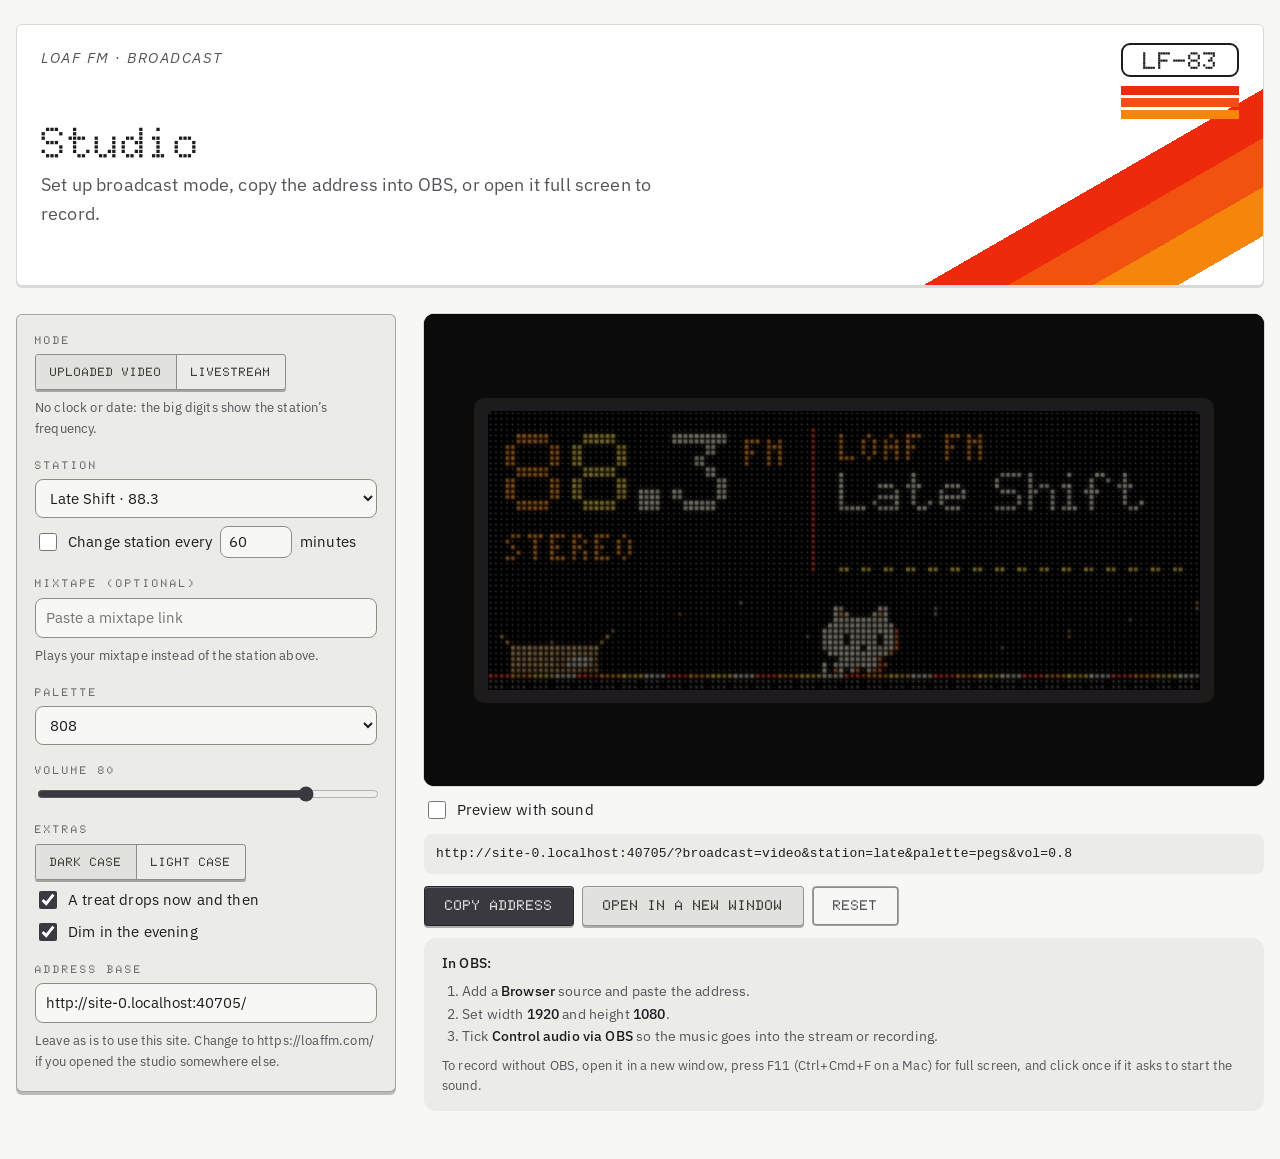
<file: studio.html>
<!doctype html>
<html lang="en">
<head>
<meta charset="utf-8">
<meta name="viewport" content="width=device-width,initial-scale=1">
<meta name="robots" content="noindex,nofollow">
<title>Loaf FM Studio</title>
<link rel="icon" href="icons/favicon-32.png" sizes="32x32" type="image/png">
<link rel="stylesheet" href="site.css">
<style>
  /* Loaf FM Studio: builds broadcast-mode addresses for OBS and recordings. Not linked from the site, not indexed. */
  body{background:var(--surf);color:var(--on-surf)}
  .studio{max-width:1320px;margin:0 auto;padding:24px var(--gutter) 48px;display:grid;grid-template-columns:minmax(300px,380px) minmax(0,1fr);gap:28px;align-items:start}
  @media (max-width:900px){.studio{grid-template-columns:1fr}}
  .head{grid-column:1/-1;position:relative;overflow:hidden;padding:18px 24px 56px;border-radius:6px;background:var(--sleeve);border:1px solid var(--outline-v);box-shadow:0 2px 0 rgba(0,0,0,.12)}
  .head::after{content:'';position:absolute;inset:0;pointer-events:none;background:linear-gradient(150deg,transparent 80%,var(--s1) 80% 85%,var(--s2) 85% 90%,var(--s3) 90% 95%,transparent 95%)}
  .head>*{position:relative;z-index:1}
  .head h1{font:700 clamp(28px,4vw,44px)/1.1 var(--display);margin:-6px 0 4px;letter-spacing:.5px}
  .head .lede{margin:0;max-width:60ch}
  .panel{background:var(--surf-c);border-radius:6px;border:1px solid rgba(0,0,0,.3);box-shadow:inset 0 1px 0 rgba(255,255,255,.12),0 3px 0 rgba(0,0,0,.25);padding:18px;display:grid;gap:18px}
  fieldset{border:0;margin:0;padding:0;display:grid;gap:8px;min-width:0}
  legend,.lab{font:900 11px/1.4 var(--dots);letter-spacing:2px;text-transform:uppercase;color:var(--on-surf-v);padding:0;margin-bottom:6px}
  .seg{display:inline-flex;border:1px solid rgba(0,0,0,.4);border-radius:3px;overflow:hidden;width:max-content;box-shadow:0 2px 0 rgba(0,0,0,.3)}
  .seg label{padding:9px 14px;font:900 12px/16px var(--dots);letter-spacing:1px;text-transform:uppercase;cursor:pointer;border-left:1px solid rgba(0,0,0,.4)}
  .seg label:first-child{border-left:0}
  .seg input{position:absolute;opacity:0;pointer-events:none}
  .seg label:has(input:checked){background:var(--s-c);color:var(--on-s-c)}
  .seg label:has(input:focus-visible){outline:3px solid var(--s);outline-offset:-3px}
  select,input[type=text],input[type=number]{font:400 15px/22px var(--font);color:var(--on-surf);background:var(--surf);border:1px solid var(--outline);border-radius:8px;padding:8px 10px;width:100%}
  input[type=number]{width:84px}
  .row{display:flex;gap:10px;align-items:center;flex-wrap:wrap}
  .chk{display:flex;gap:8px;align-items:center;font-size:15px;cursor:pointer}
  .chk input[type=checkbox]{width:18px;height:18px;accent-color:var(--p)}
  .chk input[type=number]{padding:4px 8px;width:72px}
  .grid2{display:grid;grid-template-columns:1fr 1fr;gap:4px 12px}
  .hint{font-size:13px;color:var(--on-surf-v);margin:0}
  input[type=range]{width:100%;accent-color:var(--p)}
  .out{display:grid;gap:12px}
  .preview{position:relative;width:100%;aspect-ratio:16/9;background:#0b0b0c;border-radius:10px;overflow:hidden;box-shadow:0 0 0 1px var(--outline-v)}
  .preview iframe{position:absolute;inset:0;width:100%;height:100%;border:0}
  .url{font:400 13px/1.5 ui-monospace,SFMono-Regular,Menlo,monospace;word-break:break-all;background:var(--surf-c);border-radius:8px;padding:10px 12px;user-select:all}
  .btns{display:flex;gap:8px;flex-wrap:wrap}
  .obs{background:var(--surf-c);border-radius:12px;padding:14px 18px;font-size:14px;color:var(--on-surf-v)}
  .obs ol{margin:6px 0 0;padding-left:20px}
  .obs b{color:var(--on-surf);font-weight:500}
  [hidden]{display:none!important}
</style>
</head>
<body>
<main class="studio">
  <div class="head sleeve sleeve-sm">
    <div class="sleeve-top"><p class="kicker">Loaf FM · Broadcast</p><span class="badge" aria-hidden="true"><b>LF-83</b><i></i><i></i><i></i></span></div>
    <h1>Studio</h1>
    <p class="lede">Set up broadcast mode, copy the address into OBS, or open it full screen to record.</p>
  </div>

  <form class="panel" id="f" autocomplete="off">
    <fieldset>
      <legend>Mode</legend>
      <div class="seg" role="radiogroup">
        <label><input type="radio" name="mode" value="video" checked>Uploaded video</label>
        <label><input type="radio" name="mode" value="live">Livestream</label>
      </div>
      <p class="hint" id="modeHint"></p>
    </fieldset>

    <fieldset>
      <legend>Station</legend>
      <select name="station" id="station"></select>
      <label class="chk"><input type="checkbox" name="rotateOn" id="rotateOn">Change station every <input type="number" name="rotate" id="rotate" min="5" max="600" step="5" value="60"> minutes</label>
      <div class="grid2" id="rotList" hidden></div>
    </fieldset>

    <fieldset>
      <legend>Mixtape (optional)</legend>
      <input type="text" name="tape" id="tape" placeholder="Paste a mixtape link" autocomplete="off" spellcheck="false">
      <p class="hint" id="tapeHint">Plays your mixtape instead of the station above.</p>
    </fieldset>

    <fieldset>
      <legend>Palette</legend>
      <select name="palette" id="palette">
        <option value="pegs">808</option><option value="teal">VFD</option><option value="red">Red LED</option>
        <optgroup label="Older looks"><option value="amber">Amber</option><option value="moon">Moonlight</option><option value="crt">Phosphor</option><option value="ember">Ember</option></optgroup>
      </select>
    </fieldset>

    <fieldset id="tzBox">
      <legend>Time zone (livestream)</legend>
      <select name="tz" id="tz"></select>
      <input type="text" name="tzCustom" id="tzCustom" placeholder="Any IANA zone, e.g. Europe/Berlin" hidden>
      <div class="row"><span class="lab" style="margin:0">Label</span><input type="text" name="label" id="label" maxlength="6" placeholder="auto" style="width:110px"></div>
    </fieldset>

    <fieldset>
      <legend>Volume <span id="volOut"></span></legend>
      <input type="range" name="vol" id="vol" min="0" max="1" step="0.05" value="0.8">
    </fieldset>

    <fieldset>
      <legend>Extras</legend>
      <div class="seg" role="radiogroup" aria-label="Case">
        <label><input type="radio" name="case" value="dark" checked>Dark case</label>
        <label><input type="radio" name="case" value="light">Light case</label>
      </div>
      <label class="chk"><input type="checkbox" name="treats" id="treats" checked>A treat drops now and then</label>
      <label class="chk"><input type="checkbox" name="dim" id="dim" checked>Dim in the evening</label>
    </fieldset>

    <fieldset>
      <legend>Address base</legend>
      <input type="text" name="base" id="base">
      <p class="hint">Leave as is to use this site. Change to https://loaffm.com/ if you opened the studio somewhere else.</p>
    </fieldset>
  </form>

  <section class="out" aria-label="Output">
    <div class="preview"><iframe id="pv" title="Preview" allow="autoplay"></iframe></div>
    <div class="row">
      <label class="chk"><input type="checkbox" id="pvSound">Preview with sound</label>
    </div>
    <div class="url" id="url"></div>
    <div class="btns">
      <button class="btn filled" type="button" id="copy">Copy address</button>
      <button class="btn tonal" type="button" id="open">Open in a new window</button>
      <button class="btn outlined" type="button" id="reset">Reset</button>
    </div>
    <div class="obs">
      <b>In OBS:</b>
      <ol>
        <li>Add a <b>Browser</b> source and paste the address.</li>
        <li>Set width <b>1920</b> and height <b>1080</b>.</li>
        <li>Tick <b>Control audio via OBS</b> so the music goes into the stream or recording.</li>
      </ol>
      <p class="hint" style="margin-top:8px">To record without OBS, open it in a new window, press F11 (Ctrl+Cmd+F on a Mac) for full screen, and click once if it asks to start the sound.</p>
    </div>
  </section>
</main>

<script>
(function(){
  const STATIONS=[['late','Late Shift','88.3'],['window','Rainy Window','91.7'],['crt','CRT Dreams','94.1'],['sunday','Sunday Loaf','97.5'],['desert','Desert Night','102.9'],
    ['purr','Purr','89.9'],['rain','Rain','90.5'],['ocean','Ocean','93.3'],['fire','Fireplace','99.1'],['brown','Brown noise','100.7']];
  const ZONES=[['America/Los_Angeles','Pacific (PT)'],['America/Denver','Mountain (MT)'],['America/Chicago','Central (CT)'],['America/New_York','Eastern (ET)'],
    ['Europe/London','London'],['Europe/Berlin','Central Europe'],['Asia/Tokyo','Tokyo'],['Australia/Sydney','Sydney'],['UTC','UTC'],['custom','Other…']];
  const KEY='loafFMStudio';
  const $=id=>document.getElementById(id),f=$('f');
  const st=$('station'),og1=document.createElement('optgroup'),og2=document.createElement('optgroup');og1.label='Loaf FM';og2.label='Calm';
  STATIONS.forEach(([k,n,fq],i)=>{const o=new Option(n+'  ·  '+fq,k);(i<5?og1:og2).appendChild(o);
    const l=document.createElement('label');l.className='chk';l.innerHTML='<input type="checkbox" name="rot_'+k+'"'+(i<5?' checked':'')+'> '+n;$('rotList').appendChild(l);});
  st.append(og1,og2);
  ZONES.forEach(([v,n])=>$('tz').appendChild(new Option(n,v)));
  const DEF={tape:'',mode:'video',station:'late',rotateOn:false,rotate:60,palette:'pegs',tz:'America/Los_Angeles',tzCustom:'',label:'',vol:.8,case:'dark',treats:true,dim:true,base:new URL('./',location.href).href,rot:['late','window','crt','sunday','desert']};
  let cfg=Object.assign({},DEF);try{Object.assign(cfg,JSON.parse(localStorage.getItem(KEY)||'{}'));}catch(e){}

  function toForm(){f.mode.value=cfg.mode;st.value=cfg.station;$('rotateOn').checked=cfg.rotateOn;$('rotate').value=cfg.rotate;$('palette').value=cfg.palette;
    $('tz').value=ZONES.some(z=>z[0]===cfg.tz)?cfg.tz:'custom';$('tzCustom').value=ZONES.some(z=>z[0]===cfg.tz)?cfg.tzCustom:cfg.tz;$('label').value=cfg.label;
    $('vol').value=cfg.vol;f.case.value=cfg.case;$('treats').checked=cfg.treats;$('dim').checked=cfg.dim;$('base').value=cfg.base;$('tape').value=cfg.tape||'';
    STATIONS.forEach(([k])=>{f['rot_'+k].checked=cfg.rot.includes(k);});}
  function fromForm(){cfg.mode=f.mode.value;cfg.station=st.value;cfg.rotateOn=$('rotateOn').checked;cfg.rotate=Math.max(5,+$('rotate').value||60);cfg.palette=$('palette').value;
    cfg.tz=$('tz').value==='custom'?$('tzCustom').value.trim():$('tz').value;cfg.tzCustom=$('tzCustom').value.trim();cfg.label=$('label').value.trim();
    cfg.vol=+$('vol').value;cfg.case=f.case.value;cfg.treats=$('treats').checked;cfg.dim=$('dim').checked;cfg.base=$('base').value.trim()||DEF.base;cfg.tape=$('tape').value.trim();
    cfg.rot=STATIONS.map(([k])=>k).filter(k=>f['rot_'+k].checked);try{localStorage.setItem(KEY,JSON.stringify(cfg));}catch(e){}}

  function tapeCode(){const v=(cfg.tape||'').trim();if(!v)return '';const m=v.match(/[?&]tape=([A-Za-z0-9_-]+)/);const c=m?m[1]:(/^[A-Za-z0-9_-]+$/.test(v)?v:'');return c;}
  function tapeName(c){try{const a=JSON.parse(decodeURIComponent(escape(atob(c.replace(/-/g,'+').replace(/_/g,'/')))));return Array.isArray(a)&&(a[0]>=1&&a[0]<=7)?String(a[1]).slice(0,24):'';}catch(e){return '';}}
  function address(preview){const p=new URLSearchParams();p.set('broadcast',cfg.mode);const tc=tapeCode();
    if(tc){p.set('tape',tc);}else if(cfg.rotateOn&&cfg.rot.length>1){p.set('stations',cfg.rot.join(','));p.set('rotate',cfg.rotate);p.set('station',cfg.rot.includes(cfg.station)?cfg.station:cfg.rot[0]);}else p.set('station',cfg.station);
    p.set('palette',cfg.palette);
    if(cfg.mode==='live'){if(cfg.tz)p.set('tz',cfg.tz);if(cfg.label)p.set('label',cfg.label);}
    p.set('vol',preview&&!$('pvSound').checked?'0':String(cfg.vol));
    if(cfg.case==='light')p.set('case','light');if(!cfg.treats)p.set('treats','0');if(!cfg.dim)p.set('dim','0');
    let base=cfg.base;try{base=new URL(base,location.href).href;}catch(e){base=DEF.base;}return base.replace(/[?#].*$/,'')+'?'+p.toString().replace(/%2C/g,',').replace(/%2F/g,'/');}

  let pvT,lastPv='';
  function render(){fromForm();const live=cfg.mode==='live';$('tzBox').hidden=!live;$('tzCustom').hidden=$('tz').value!=='custom';$('rotList').hidden=!cfg.rotateOn;
    $('modeHint').textContent=live?'Shows the real time on the small line, in the time zone below.':'No clock or date: the big digits show the station’s frequency.';
    $('volOut').textContent=Math.round(cfg.vol*100);{const tc=tapeCode(),nm=tc&&tapeName(tc);$('tapeHint').textContent=!cfg.tape?'Plays your mixtape instead of the station above.':nm?'Playing “'+nm+'”. The station and rotation settings are ignored.':'That doesn’t look like a mixtape link.';st.disabled=!!nm;$('rotateOn').disabled=!!nm;}const url=address(false);$('url').textContent=url;
    clearTimeout(pvT);pvT=setTimeout(()=>{const pv=address(true);if(pv!==lastPv){lastPv=pv;$('pv').src=pv;}},350);}

  toForm();render();
  f.addEventListener('input',render);f.addEventListener('change',render);$('pvSound').addEventListener('change',render);
  $('copy').addEventListener('click',async()=>{const u=address(false);try{await navigator.clipboard.writeText(u);}catch(e){const r=document.createRange();r.selectNodeContents($('url'));getSelection().removeAllRanges();getSelection().addRange(r);document.execCommand('copy');}
    const b=$('copy'),t=b.textContent;b.textContent='Copied';setTimeout(()=>b.textContent=t,1400);});
  $('open').addEventListener('click',()=>window.open(address(false),'loafBroadcast','width=1920,height=1080'));
  $('reset').addEventListener('click',()=>{cfg=Object.assign({},DEF);toForm();render();});
})();
</script>
</body>
</html>
</file>
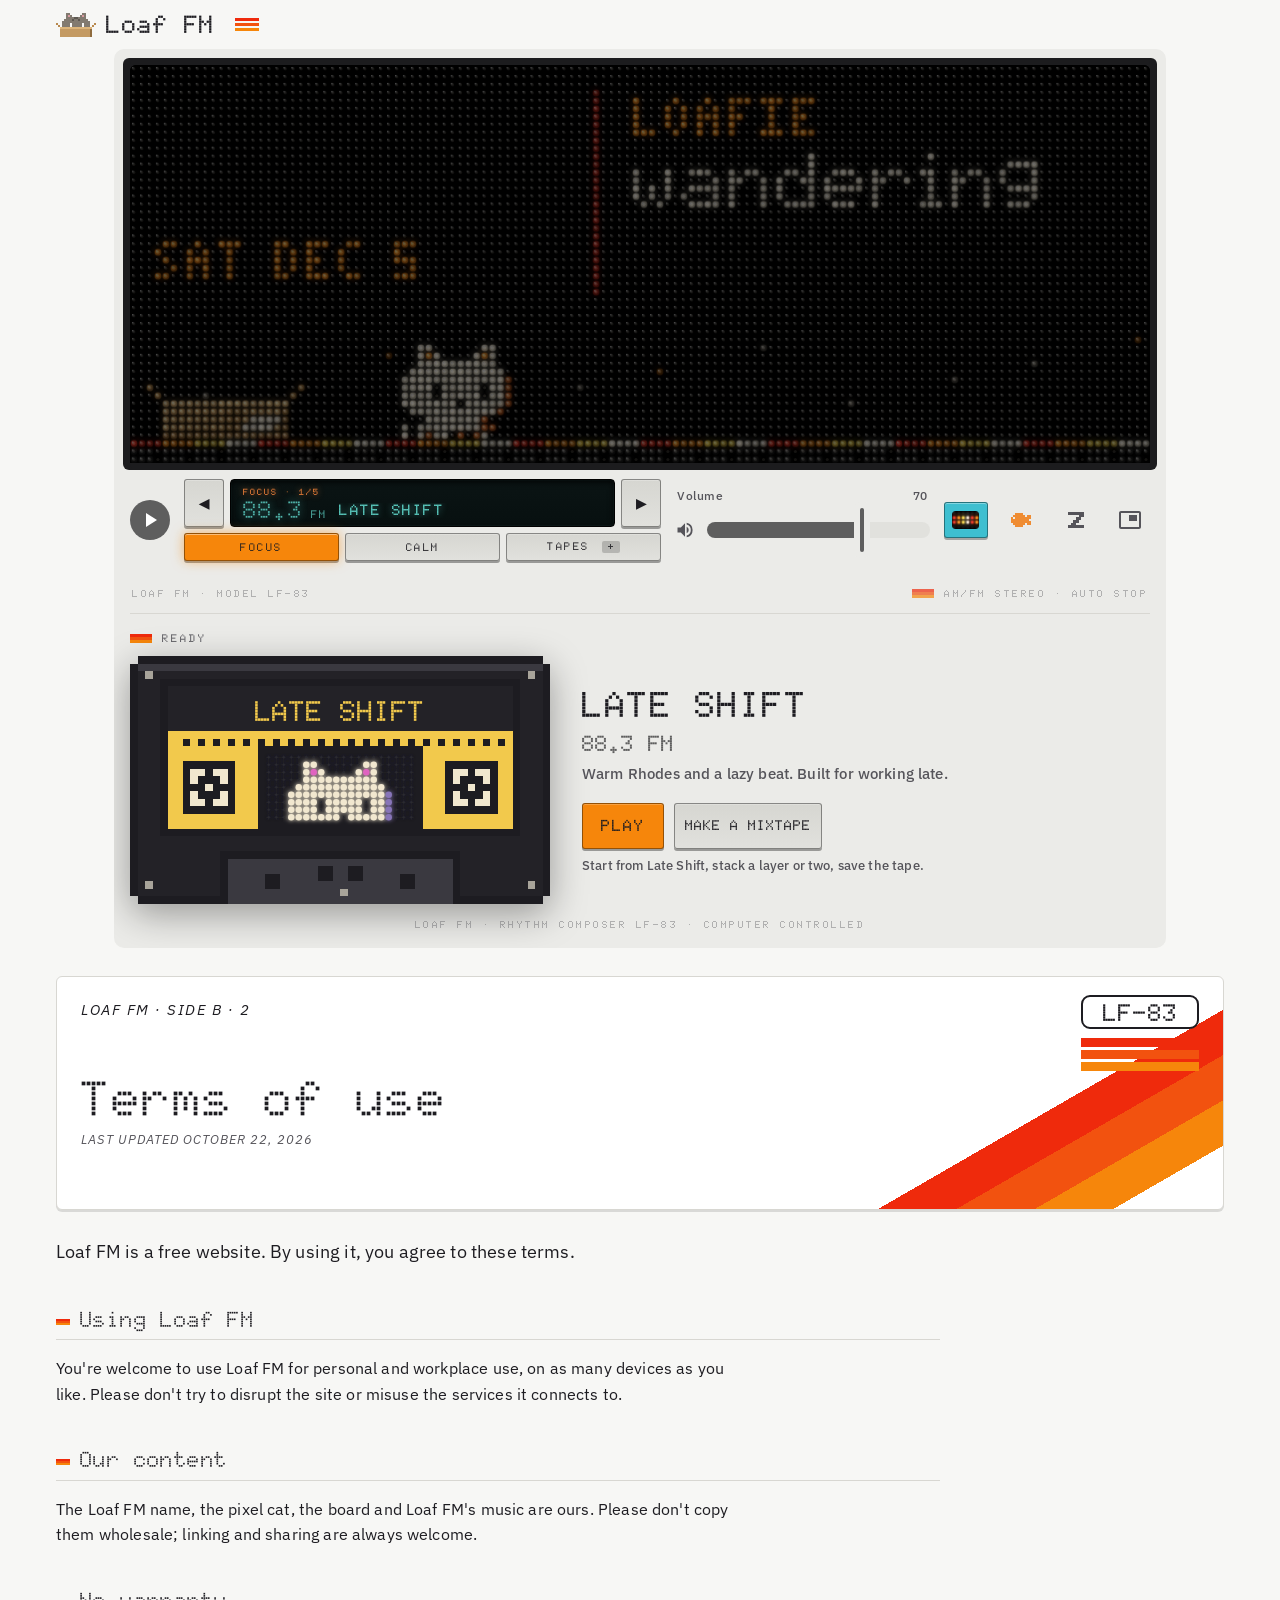
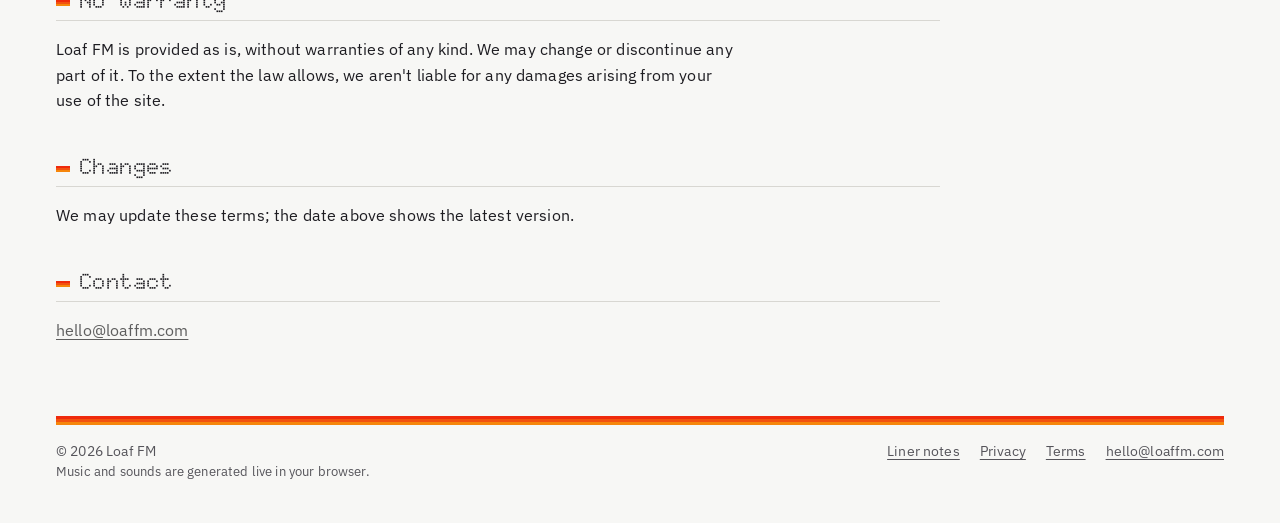
<file: terms.html>
<!doctype html>
<html lang="en">
<head>
<meta charset="utf-8">
<meta name="viewport" content="width=device-width,initial-scale=1,viewport-fit=cover">
<title>Terms of use · Loaf FM</title>
<meta name="description" content="The terms for using Loaf FM.">
<link rel="canonical" href="https://loaffm.com/terms.html">

<meta name="theme-color" content="#131313">
<meta property="og:type" content="website">
<meta property="og:site_name" content="Loaf FM">
<meta property="og:url" content="https://loaffm.com/terms.html">
<meta property="og:title" content="Terms of use">
<meta property="og:description" content="The terms for using Loaf FM.">
<meta property="og:image" content="https://loaffm.com/og.png?v=20261023">
<meta property="og:image:width" content="1200"><meta property="og:image:height" content="630">
<meta property="og:image:alt" content="A pixel cassette labelled Rainy Sunday next to the Loaf FM board: a clock, the station on 93.7 FM, and Loafie on her desk.">
<meta name="twitter:card" content="summary_large_image">
<meta name="twitter:title" content="Terms of use">
<meta name="twitter:description" content="The terms for using Loaf FM.">
<meta name="twitter:image" content="https://loaffm.com/og.png?v=20261023">
<link rel="icon" href="icons/favicon-32.png" sizes="32x32" type="image/png">
<link rel="icon" href="icons/icon.svg" type="image/svg+xml">
<link rel="apple-touch-icon" href="icons/apple-touch-icon.png">
<link rel="manifest" href="manifest.webmanifest">
<link rel="preload" href="fonts/doto-700.woff2" as="font" type="font/woff2" crossorigin>
<link rel="stylesheet" href="site.css">
<link rel="stylesheet" href="board.css">
<script type="application/ld+json">{"@context": "https://schema.org", "@type": "WebPage", "headline": "Terms of use", "description": "The terms for using Loaf FM.", "url": "https://loaffm.com/terms.html", "publisher": {"@type": "Organization", "name": "Loaf FM", "url": "https://loaffm.com/"}, "dateModified": "2026-10-21"}</script>

</head>
<body>
<a class="skip" href="#page">Skip to content</a>
<svg width="0" height="0" style="position:absolute" aria-hidden="true">
  <symbol id="i-cat" viewBox="0 0 20 12" shape-rendering="crispEdges"><path style="fill:var(--cat,#b8b1a6)" d="M5 0h2v1h-2zM13 0h2v1h-2zM5 1h1v1h-1zM7 1h1v1h-1zM12 1h1v1h-1zM14 1h1v1h-1zM5 2h4v1h-4zM11 2h4v1h-4zM4 3h4v1h-4zM9 3h2v1h-2zM12 3h4v1h-4zM3 4h14v1h-14zM3 5h4v1h-4zM8 5h5v1h-5zM14 5h3v1h-3zM3 6h4v1h-4zM8 6h5v1h-5zM14 6h3v1h-3z"/><path style="fill:var(--cat-stripe,#6f6961)" d="M9 2h2v1h-2zM8 3h1v1h-1zM11 3h1v1h-1z"/><path style="fill:#d99aa0" d="M6 1h1v1h-1zM13 1h1v1h-1z"/><path style="fill:#c49a62" d="M2 8h15v1h-15zM2 9h15v1h-15zM2 10h15v1h-15zM2 11h15v1h-15z"/><path style="fill:#dcb47a" d="M2 7h16v1h-16z"/><path style="fill:#8f6b3d" d="M17 8h1v1h-1zM17 9h1v1h-1zM17 10h1v1h-1zM17 11h1v1h-1z"/><path style="fill:#b8894f" d="M0 5h1v1h-1zM19 5h1v1h-1zM1 6h1v1h-1zM18 6h1v1h-1z"/></symbol>
  <symbol id="i-vol" viewBox="0 0 24 24"><path d="M3 9v6h4l5 5V4L7 9H3zm13.5 3A4.5 4.5 0 0 0 14 8v8a4.5 4.5 0 0 0 2.5-4zM14 3.2v2.1a7 7 0 0 1 0 13.4v2.1a9 9 0 0 0 0-17.6z"/></symbol>
  <symbol id="i-mute" viewBox="0 0 24 24"><path d="M16.5 12A4.5 4.5 0 0 0 14 7.97v2.21l2.45 2.45c.03-.2.05-.41.05-.63zm2.5 0c0 .94-.2 1.82-.54 2.64l1.51 1.51A8.8 8.8 0 0 0 21 12c0-4.28-2.99-7.86-7-8.77v2.06c2.89.86 5 3.54 5 6.71zM4.27 3L3 4.27 7.73 9H3v6h4l5 5v-6.73l4.25 4.25c-.67.52-1.42.93-2.25 1.18v2.06a8.99 8.99 0 0 0 3.69-1.81L19.73 21 21 19.73l-9-9L4.27 3zM12 4L9.91 6.09 12 8.18V4z"/></symbol>
  <symbol id="i-sun" viewBox="0 0 24 24"><path d="M12 7a5 5 0 1 0 0 10 5 5 0 0 0 0-10zM2 13h2a1 1 0 0 0 0-2H2a1 1 0 0 0 0 2zm18 0h2a1 1 0 0 0 0-2h-2a1 1 0 0 0 0 2zM11 2v2a1 1 0 0 0 2 0V2a1 1 0 0 0-2 0zm0 18v2a1 1 0 0 0 2 0v-2a1 1 0 0 0-2 0zM5.99 4.58a1 1 0 0 0-1.41 1.41l1.06 1.06a1 1 0 0 0 1.41-1.41L5.99 4.58zm12.37 12.37a1 1 0 0 0-1.41 1.41l1.06 1.06a1 1 0 0 0 1.41-1.41l-1.06-1.06zm1.06-10.96a1 1 0 0 0-1.41-1.41l-1.06 1.06a1 1 0 0 0 1.41 1.41l1.06-1.06zM7.05 18.36a1 1 0 0 0-1.41-1.41l-1.06 1.06a1 1 0 0 0 1.41 1.41l1.06-1.06z"/></symbol>
  <symbol id="i-float" viewBox="0 0 24 24"><path d="M19 7h-8v6h8V7zm2-4H3c-1.1 0-2 .9-2 2v14c0 1.1.9 2 2 2h18c1.1 0 2-.9 2-2V5c0-1.1-.9-2-2-2zm0 16H3V5h18v14z"/></symbol>
  <symbol id="i-sit" viewBox="-1.5 -1.5 9 9" shape-rendering="crispEdges"><path d="M0 0h6v1h-6zM4 1h2v1h-2zM3 2h2v1h-2zM2 3h2v1h-2zM1 4h2v1h-2zM0 5h6v1h-6z"/></symbol>
  <symbol id="i-fish" viewBox="-0.5 -2.5 12 12" shape-rendering="crispEdges"><path d="M2 0h4v1h-4zM1 1h6v1h-6zM8 1h2v1h-2zM0 2h1v1h-1zM2 2h8v1h-8zM0 3h9v1h-9zM0 4h10v1h-10zM1 5h6v1h-6zM8 5h2v1h-2zM2 6h4v1h-4z"/></symbol>
  <symbol id="i-tape" viewBox="-0.5 -2.5 13 13" shape-rendering="crispEdges"><path fill-rule="evenodd" d="M0 0h12v1h-12zM0 1h1v1h-1zM11 1h1v1h-1zM0 2h1v1h-1zM2 2h8v1h-8zM11 2h1v1h-1zM0 3h1v1h-1zM2 3h1v1h-1zM4 3h4v1h-4zM9 3h1v1h-1zM11 3h1v1h-1zM0 4h1v1h-1zM2 4h8v1h-8zM11 4h1v1h-1zM0 5h1v1h-1zM11 5h1v1h-1zM0 6h1v1h-1zM3 6h6v1h-6zM11 6h1v1h-1zM0 7h12v1h-12z"/></symbol>
  <symbol id="i-play" viewBox="0 0 24 24"><path d="M8 5v14l11-7z"/></symbol>
  <symbol id="i-stop" viewBox="0 0 24 24"><path d="M6 6h12v12H6z"/></symbol>
  <symbol id="i-down" viewBox="0 0 24 24"><path d="M7 10l5 5 5-5z"/></symbol>
</svg>
<header class="top">
  <a class="brand" href="/" aria-label="Loaf FM home"><svg viewBox="0 0 20 12" aria-hidden="true"><use href="#i-cat"/></svg>Loaf FM<span class="stripes" aria-hidden="true"><i></i><i></i><i></i></span></a>
</header>
<div class="boardwrap">
<section class="unit" id="unit" aria-label="Loaf FM board" aria-describedby="boardText">
  <p class="sr" id="boardText"></p>
  <div class="window" id="window">
    <canvas id="bg"></canvas>
    <canvas id="led"></canvas>
  </div>
  <div class="window game" id="gameWin" title="Tap her to pet · tap the desk to call her over">
    <canvas id="gbg"></canvas>
    <canvas id="gled"></canvas>
  </div>
  <div class="floatnote" id="floatNote" hidden><span>She's floating in her own window.</span><button class="btn tonal" type="button" id="floatBack">Bring her back</button></div>
  <div class="face" id="face">
    <div class="row">
      <button class="icon filled" type="button" id="playKey" aria-pressed="false" aria-label="Play radio" title="Play"><svg><use href="#i-play"/></svg><svg><use href="#i-stop"/></svg></button>
      <div class="ctl grow st">
        <div class="tuner">
          <button class="hw tunestep" type="button" id="dialPrev" aria-label="Previous">◀</button>
          <div class="lcd" aria-live="polite"><span class="lcd-band" id="tuneBand"></span><span class="lcd-freq"><b id="tuneFreq"></b> FM</span><span class="lcd-name" id="tuneName"></span></div>
          <button class="hw tunestep" type="button" id="dialNext" aria-label="Next">▶</button>
          <div class="bands" role="group" aria-label="Band"><button class="hw bandkey" type="button" data-band="focus">FOCUS</button><button class="hw bandkey" type="button" data-band="calm">CALM</button><button class="hw bandkey" type="button" data-band="tapes">TAPES <em></em></button></div>
          <select id="station" class="sr" aria-label="Station"></select>
        </div>
      </div>
      <div class="ctl grow vol"><span class="lbl"><span>Volume</span><output id="volOut">70</output></span><div class="fz"><button class="mutebtn" type="button" id="muteKey" aria-pressed="false" aria-label="Mute" title="Mute (M)"><svg><use href="#i-vol"/></svg><svg><use href="#i-mute"/></svg></button><input class="fader" type="range" id="volume" min="0" max="1" step="0.05" aria-label="Volume"></div></div>
      <button class="dispbtn" type="button" id="dispKey" aria-label="Display: Pegs. Tap for the next look." title="Next look"><canvas id="dispTile" aria-hidden="true"></canvas></button>
      <button class="icon feedbtn" type="button" id="feedKey" aria-label="Give her a fish" title="Give her a fish"><svg><use href="#i-fish"/></svg></button>
      <button class="icon sitbtn" type="button" id="sitKey" aria-pressed="false" aria-label="Let her nap" title="Let her nap"><svg><use href="#i-sit"/></svg></button>
      <button class="icon floatbtn" type="button" id="floatKey" aria-pressed="false" aria-label="Float" title="Keep her on top of your other windows" hidden><svg><use href="#i-float"/></svg></button>
    </div>
    <p class="unit-print" aria-hidden="true"><span>LOAF FM · MODEL LF-83</span><span>AM/FM STEREO · AUTO STOP</span></p>
  </div>
</section>
</div>
<main id="page" class="article">
  <header class="sleeve sleeve-sm">
    <div class="sleeve-top"><p class="kicker">Loaf FM · SIDE B · 2</p><span class="badge" aria-hidden="true"><b>LF-83</b><i></i><i></i><i></i></span></div>
    
    <h1>Terms of use</h1>
    <p class="meta">Last updated October 22, 2026</p>
  </header>

  <p class="lede">Loaf FM is a free website. By using it, you agree to these terms.</p>
  <h2>Using Loaf FM</h2>
  <p>You're welcome to use Loaf FM for personal and workplace use, on as many devices as you like. Please don't try to disrupt the site or misuse the services it connects to.</p>
  <h2>Our content</h2>
  <p>The Loaf FM name, the pixel cat, the board and Loaf FM's music are ours. Please don't copy them wholesale; linking and sharing are always welcome.</p>
  <h2>No warranty</h2>
  <p>Loaf FM is provided as is, without warranties of any kind. We may change or discontinue any part of it. To the extent the law allows, we aren't liable for any damages arising from your use of the site.</p>
  <h2>Changes</h2>
  <p>We may update these terms; the date above shows the latest version.</p>
  <h2>Contact</h2>
  <p><a href="mailto:hello@loaffm.com">hello@loaffm.com</a></p>

</main>
<footer class="foot">
  <div>
    <p>© 2026 Loaf FM</p>
    <p class="credits">Music and sounds are generated live in your browser.</p>
  </div>
  <nav aria-label="Footer"><a href="notes.html">Liner notes</a><a href="privacy.html">Privacy</a><a href="terms.html">Terms</a><a href="mailto:hello@loaffm.com">hello@loaffm.com</a></nav>
</footer>
<script src="analytics.js" defer></script>
<script src="board.js" defer></script>
</body>
</html>
</file>
<file: site.css>
/* Loaf FM · shared styles for every page.
   Colour roles are Material 3 tokens built from the Mono palette. On the home page the board
   overrides them at runtime with whichever palette the visitor picked. */
/* Fonts, self-hosted (SIL Open Font License; see fonts/LICENSE-*.txt). Nothing loads from Google. */
@font-face{font-family:'Doto';src:url(fonts/doto-700.woff2) format('woff2');font-weight:700;font-display:swap}
@font-face{font-family:'Doto';src:url(fonts/doto-900.woff2) format('woff2');font-weight:900;font-display:swap}
@font-face{font-family:'IBM Plex Sans';src:url(fonts/plex-400.woff2) format('woff2');font-weight:400;font-style:normal;font-display:swap}
@font-face{font-family:'IBM Plex Sans';src:url(fonts/plex-400-italic.woff2) format('woff2');font-weight:400;font-style:italic;font-display:swap}
@font-face{font-family:'IBM Plex Sans';src:url(fonts/plex-500.woff2) format('woff2');font-weight:500;font-display:swap}
@font-face{font-family:'IBM Plex Sans';src:url(fonts/plex-600.woff2) format('woff2');font-weight:600 700;font-display:swap}
:root{
  --p:#d8cdb8; --on-p:#24221e; --p-c:#3b3833; --on-p-c:#ece6d8; --s:#d8cdb8; --s-c:#34312c; --on-s-c:#ece6d8; --surf:#121110; --surf-low:#171614; --surf-c:#1d1c1a; --surf-high:#262422; --surf-highest:#2f2d2a; --on-surf:#ece6d8; --on-surf-v:#bdb5a5; --outline:#77705f; --outline-v:#3b3833;
  /* printed legends on the plastic: 80s consumer-electronics colours */
  --c-orange:#f6860b; --s1:#ef2a0c; --s2:#f2520f; --s3:#f6860b; --sleeve:#1b1a18; --c-cyan:#3ebfd0; --c-yellow:#f2d46b; --c-mint:#7fdcb2; --c-coral:#f0786a; --ink:#1d1c21;
  --panel:#050607; --cat:#b8b1a6; --cat-stripe:#6f6961;
  --font:'IBM Plex Sans',system-ui,-apple-system,'Segoe UI',sans-serif; --display:'Doto','Courier New',monospace; --dots:'Doto','Courier New',monospace;
  --gutter:max(16px,env(safe-area-inset-left,0px)); --wide:1200px; --read:720px;
  color-scheme:dark;
}
@media (prefers-color-scheme:light){:root:not([data-theme="dark"]){
  --p:#3a3940; --on-p:#f7f7f5; --p-c:#e1e1dd; --on-p-c:#24221e; --s:#4d483f; --s-c:#e1e1dd; --on-s-c:#24221e; --surf:#f7f7f5; --surf-low:#f1f1ee; --surf-c:#ebebe8; --surf-high:#e1e1dd; --surf-highest:#d6d6d1; --on-surf:#1d1c21; --on-surf-v:#55545a; --outline:#8e8d88; --outline-v:#d8d7d2; --cat:#827a70; --cat-stripe:#5d5851; color-scheme:light}}
:root.light{color-scheme:light;--cat:#827a70;--cat-stripe:#5d5851}

*{box-sizing:border-box}
html{-webkit-text-size-adjust:100%}
body{margin:0;background:var(--surf);color:var(--on-surf);font:400 16px/1.6 var(--font);letter-spacing:.15px;overflow-x:hidden;-webkit-tap-highlight-color:transparent}
a{color:var(--p);text-underline-offset:3px}
a:hover{text-decoration-thickness:2px}
img{max-width:100%;height:auto}
:focus-visible{outline:3px solid var(--s);outline-offset:2px}
.skip{position:absolute;left:-9999px}
.skip:focus{left:16px;top:8px;z-index:10;background:var(--surf-c);padding:8px 12px;border-radius:8px}

/* Top bar */
.top{display:flex;align-items:center;justify-content:space-between;gap:16px;max-width:var(--wide);margin:0 auto;padding:12px var(--gutter);flex-wrap:wrap}
.brand{white-space:nowrap;display:inline-flex;align-items:center;gap:10px;color:var(--on-surf);text-decoration:none;font:900 25px/1 var(--dots);letter-spacing:.5px}
.brand svg{width:40px;height:24px;flex:0 0 auto}
.nav{display:flex;gap:4px;flex-wrap:wrap}
.nav a{color:var(--on-surf-v);text-decoration:none;font:900 14px/20px var(--dots);letter-spacing:1px;text-transform:uppercase;padding:10px 12px;border-radius:4px}
.nav a:hover{background:color-mix(in srgb,var(--on-surf) 8%,transparent);color:var(--on-surf)}
.nav a[aria-current="page"]{background:var(--s-c);color:var(--on-s-c)}

/* Sections on the home page */
.band{max-width:var(--wide);margin:0 auto;padding:0 var(--gutter)}
h1,h2,h3{line-height:1.2;margin:0 0 12px;font-weight:500}
h1{font:700 clamp(32px,4.8vw,50px)/1.1 var(--display);letter-spacing:.5px}
h2{font:700 clamp(24px,2.9vw,31px)/1.2 var(--display);letter-spacing:.4px}
h3{font-size:18px}
.lede{font-size:18px;color:var(--on-surf-v);max-width:62ch;margin:0 0 16px}
.tips{display:flex;flex-wrap:wrap;gap:8px;padding:0;margin:20px 0 0;list-style:none}
.tips li{font:500 13px/18px var(--font);color:var(--on-surf-v);background:var(--surf-c);border:1px solid var(--outline-v);border-radius:8px;padding:7px 12px}
.tips b{color:var(--on-surf);font-weight:500}



/* Articles */
.article{max-width:var(--wide);margin:0 auto;padding:32px var(--gutter) 0} /* left-aligned with the board, like the home page */
.article>*{max-width:68ch}
.article header{margin-bottom:28px}
.article .meta{font-size:14px;color:var(--on-surf-v);margin:0}
.article h2{margin-top:40px}
.article h3{margin-top:28px}
.article p,.article li{color:var(--on-surf)}
.article ul,.article ol{padding-left:22px}
.article li{margin-bottom:6px}
.table{width:100%;border-collapse:collapse;margin:16px 0;font-size:15px}
.table th,.table td{text-align:left;padding:10px 8px;border-bottom:1px solid var(--outline-v);vertical-align:top}
.table th{font-weight:500;color:var(--on-surf-v)}

/* Buttons (M3) */
.btn{display:inline-flex;align-items:center;gap:8px;height:40px;padding:0 20px;border:1px solid rgba(0,0,0,.35);border-radius:4px;font:900 14px/20px var(--dots);letter-spacing:1px;text-transform:uppercase;cursor:pointer;text-decoration:none;position:relative;overflow:hidden;box-shadow:inset 0 1px 0 rgba(255,255,255,.25),0 2px 0 rgba(0,0,0,.3)}
.btn:active{transform:translateY(1px);box-shadow:inset 0 1px 0 rgba(255,255,255,.2),0 1px 0 rgba(0,0,0,.3)}
.btn.filled{background:var(--p);color:var(--on-p)}
.btn.tonal{background:var(--s-c);color:var(--on-s-c)}
.btn.outlined{background:transparent;color:var(--p);box-shadow:inset 0 0 0 1px var(--outline)}
.btn::before{content:'';position:absolute;inset:0;background:currentColor;opacity:0;transition:opacity .15s}
.btn:hover::before{opacity:.08}.btn:active::before{opacity:.1}

/* Footer */
.foot{max-width:var(--wide);margin:72px auto 0;padding:24px var(--gutter) 40px;border-top:1px solid var(--outline-v);display:flex;flex-wrap:wrap;gap:12px 24px;justify-content:space-between;font-size:14px;color:var(--on-surf-v)}
.foot nav{display:flex;flex-wrap:wrap;gap:4px 20px}
.foot a{color:var(--on-surf-v)}

@media (max-width:560px){
  .top{padding-top:8px;padding-bottom:8px;flex-wrap:nowrap;gap:8px}
  .brand{font-size:21px;gap:8px}.brand svg{width:33px;height:20px}
  .nav{flex-wrap:nowrap;gap:0}
  .nav a{padding:8px 9px;font-size:14px}
}
@media (max-width:380px){.brand{font-size:19px}.nav a{padding:8px 7px}}
@media (prefers-reduced-motion:reduce){*{transition:none!important}}

.intro h1{margin-bottom:10px}
.credits{margin:6px 0 0;font-size:13px}
.foot p{margin:0}


.intro{margin-top:32px}
@media (max-width:700px){.intro{margin-top:24px}}

/* The home page reads like a README: full width of the board, plain sections with ruled headings,
   and the station and display lists as simple two-column tables */
.page1{max-width:var(--wide);margin:0 auto;padding:0 var(--gutter)}
.page1 .intro{margin-top:32px}
.page1 .intro h1{padding-bottom:12px;border-bottom:1px solid var(--outline-v);margin-bottom:16px}
.page1 .lede{margin:0 0 10px;font-size:17px;color:var(--on-surf);max-width:none}
.page1 section+section{margin-top:36px}
/* headings are Doto bold: the dotted display face, like the board */
.page1 h2{font-size:30px;margin:0 0 12px;padding-bottom:8px;border-bottom:1px solid var(--outline-v)}
.page1 p{margin:0 0 12px}
.page1 .aside{color:var(--on-surf-v);font-size:15px}
.items{margin:12px 0 14px;display:grid;grid-template-columns:minmax(120px,max-content) 1fr;border-top:1px solid var(--outline-v)}
.items dt,.items dd{padding:9px 0;border-bottom:1px solid var(--outline-v);margin:0}
.items dt{font-weight:600;padding-right:28px}
.items dd{color:var(--on-surf-v)}
@media (max-width:560px){.items{grid-template-columns:1fr}.items dt{border-bottom:0;padding-bottom:0}.items dd{padding-top:2px}}
.beats{color:var(--on-surf-v);font-style:italic}
kbd{font:500 13px/1 ui-monospace,SFMono-Regular,Menlo,monospace;padding:3px 6px;border:1px solid var(--outline-v);border-bottom-width:2px;border-radius:5px;background:var(--surf-c)}
/* 404 */
.lostwrap{margin:8px 0 20px;max-width:440px}
.lost{display:block;width:100%;height:auto;border-radius:12px;box-shadow:0 0 0 7px #1c1c1e}

/* phones: the radio and Loafie own the first screen; the intro is one short line */
.lede.short{display:none}
@media (max-width:700px){.lede.short{display:block}.lede.long{display:none}}

/* liner notes and stickers: a few sections printed like cassette inserts and instruction labels */
.liner{background:var(--surf-low);border:1px solid var(--outline-v);border-top:6px solid var(--c-orange);border-radius:4px;padding:18px 22px 10px;box-shadow:0 2px 0 rgba(0,0,0,.08)}
.liner h2{border-bottom:1px dashed var(--outline)!important}
.sticker{border:2px dashed var(--outline);border-radius:4px;padding:16px 20px 6px;background:color-mix(in srgb,var(--c-yellow) 18%,var(--surf))}
.print{font:900 11px/1.4 var(--dots);letter-spacing:2px;text-transform:uppercase;color:var(--on-surf-v)}

/* ================= 80s: the stripes =================
   Red, red-orange and orange, straight off a tape sleeve. They turn up on the logo, the intro (a cassette J-card),
   the tracklist, the radio case and the footer; the stripe colours stay the same in light and dark. */
@media (prefers-color-scheme:light){:root:not([data-theme="dark"]){--sleeve:#ffffff}}
:root.light{--sleeve:#ffffff}
.brand .stripes{display:inline-grid;gap:2px;width:24px;margin-left:10px;vertical-align:middle}
.brand .stripes i{display:block;height:3px}
.stripes i:nth-child(1),.badge i:nth-of-type(1){background:var(--s1)}.stripes i:nth-child(2),.badge i:nth-of-type(2){background:var(--s2)}.stripes i:nth-child(3),.badge i:nth-of-type(3){background:var(--s3)}
/* the intro is the tape's J-card: kicker, big title, a model badge, label boxes, and the stripes sweeping up from the corner */
.page1 .sleeve{position:relative;overflow:hidden;margin-top:28px;padding:22px 26px 96px;border-radius:6px;background:var(--sleeve);border:1px solid var(--outline-v);box-shadow:0 2px 0 rgba(0,0,0,.12)}
.sleeve::after{content:'';position:absolute;inset:0;pointer-events:none;background:linear-gradient(150deg,transparent 73%,var(--s1) 73% 78.5%,var(--s2) 78.5% 84%,var(--s3) 84% 89.5%,transparent 89.5%)}
.sleeve>*{position:relative;z-index:1}
.sleeve-top{display:flex;justify-content:space-between;align-items:flex-start;gap:16px;margin-bottom:6px}
.kicker{margin:6px 0 0;font:italic 400 15px/1.2 var(--font);letter-spacing:1.5px;text-transform:uppercase;color:var(--on-surf-v)}
.badge{display:inline-grid;gap:3px;width:118px;flex:0 0 auto}
.badge b{display:block;border:2px solid currentColor;border-radius:9px;padding:4px 0 2px;text-align:center;font:900 24px/1 var(--dots);letter-spacing:1px;margin-bottom:6px}
.badge i{display:block;height:9px}
.page1 .sleeve h1{border-bottom:0;padding-bottom:0;margin-top:-10px}
.page1 .sleeve .lede{max-width:56ch}
.sleeve-tags{display:flex;flex-wrap:wrap;align-items:center;gap:10px 16px;margin:18px 0 0}
.tag{border:1.5px solid currentColor;border-radius:9px;padding:5px 12px 4px;font:500 13px/1.2 var(--font);letter-spacing:1.2px;text-transform:uppercase}
.tag-plain{font:500 13px/1.2 var(--font);letter-spacing:1.2px;text-transform:uppercase;color:var(--on-surf-v)}
@media (max-width:700px){.page1 .sleeve{padding:16px 16px 120px}.page1 .sleeve h1{margin-top:4px}.sleeve::after{background:linear-gradient(162deg,transparent 76%,var(--s1) 76% 81%,var(--s2) 81% 86%,var(--s3) 86% 91%,transparent 91%)}.badge{width:84px}.badge b{font-size:17px}.badge i{height:6px}}
/* tracklist: A1, A2... in a printed box, like the label on a tape */
.trk{display:inline-block;margin-right:14px;padding:3px 8px 1px;border:1.5px solid var(--s1);border-radius:7px;color:var(--s1);font:900 .62em/1 var(--dots);letter-spacing:1px;vertical-align:.18em}
.side-b{display:flex;align-items:center;gap:16px;margin:56px 0 28px;font:900 18px/1 var(--dots);letter-spacing:4px;text-transform:uppercase;color:var(--on-surf-v)}
.side-b::before,.side-b::after{content:'';flex:1;height:9px;background:linear-gradient(var(--s1) 0 33.4%,var(--s2) 33.4% 66.7%,var(--s3) 66.7%)}
/* the A1 liner note: stripes along the top instead of one orange edge */
.liner{border-top:1px solid var(--outline-v)!important;background-image:linear-gradient(var(--s1) 0 4px,var(--s2) 4px 8px,var(--s3) 8px 12px,transparent 12px)!important;padding-top:30px!important}
/* the footer sits under a stripe bar */
.foot{position:relative;border-top:0!important}
.foot::before{content:'';position:absolute;left:var(--gutter);right:var(--gutter);top:0;height:9px;background:linear-gradient(var(--s1) 0 33.4%,var(--s2) 33.4% 66.7%,var(--s3) 66.7%)}

/* the liner notes page: the tracklist, in its own sleeve */
.notes{padding-top:28px}
.notes>section:first-child h2{margin-top:0}
.tag-link{text-decoration:none;color:var(--s1)}
.tag-link:hover{text-decoration:underline}
@media (max-width:700px){.unit-print{font-size:8px;letter-spacing:1px;flex-wrap:wrap;gap:2px 12px;margin-left:0;margin-right:0}.unit-print span{white-space:nowrap}.unit-print span:last-child{margin-left:auto}}

/* ================= every page is a tape =================
   The legal pages, the 404 and the liner notes get the same J-card header as the home page, so nothing on the site
   looks like a different product. Pill buttons are gone: anything you press is a hardware key. */
.article{padding-top:28px}
.article>.sleeve{position:relative;overflow:hidden;max-width:none;padding:18px 24px 60px;margin-bottom:28px;border-radius:6px;background:var(--sleeve);border:1px solid var(--outline-v);box-shadow:0 2px 0 rgba(0,0,0,.12)}
.article>.sleeve::after{content:'';position:absolute;inset:0;pointer-events:none;background:linear-gradient(150deg,transparent 78%,var(--s1) 78% 83%,var(--s2) 83% 88%,var(--s3) 88% 93%,transparent 93%)}
.article>.sleeve>*{position:relative;z-index:1}
.article>.sleeve h1{margin:-6px 0 6px;border:0;padding:0}
.article>.sleeve .meta{font:italic 400 13px/1.3 var(--font);letter-spacing:1px;text-transform:uppercase;color:var(--on-surf-v)}
.article h2{font-size:22px;padding-bottom:6px;border-bottom:1px solid var(--outline-v)}
.article h2::before{content:'';display:inline-block;width:14px;height:6px;margin-right:10px;vertical-align:2px;background:linear-gradient(var(--s1) 0 33.4%,var(--s2) 33.4% 66.7%,var(--s3) 66.7%)}
.notes.page1{padding-top:0}
.notes>.sleeve{margin-top:28px;padding-bottom:70px}
.page1 .sleeve.sleeve-sm h1{margin-top:-6px}
/* the liner-notes page gets its own card too */
.hw-link{display:inline-flex;align-items:center;text-decoration:none;font:900 14px/1 var(--dots);letter-spacing:1px;text-transform:uppercase;padding:14px 18px;border:1px solid rgba(0,0,0,.4);border-radius:3px;background:var(--c-orange);color:var(--ink);box-shadow:inset 0 1px 0 rgba(255,255,255,.35),0 2px 0 rgba(0,0,0,.35)}
.hw-link:hover{filter:brightness(1.05)}.hw-link:active{transform:translateY(1px)}
.table th{font:900 11px/1.4 var(--dots);letter-spacing:1.5px;text-transform:uppercase;color:var(--on-surf-v)}
/* the 404 board sits in the sleeve like a photo */
.lostwrap{margin:0 0 20px}
@media (max-width:700px){.article>.sleeve{padding:14px 16px 56px}.article>.sleeve::after{background:linear-gradient(162deg,transparent 80%,var(--s1) 80% 85%,var(--s2) 85% 90%,var(--s3) 90% 95%,transparent 95%)}}

@media (max-width:700px){.unit-print span:last-child{display:none}}

.tag-f{border-color:var(--s3);color:var(--s3)}.tag-c{border-color:var(--c-cyan);color:var(--c-cyan)}.tag-t{border-color:var(--s1);color:var(--s1)}
:root.light .tag-c{color:#1f8c99;border-color:#1f8c99}
</file>
<file: board.css>
:root{--window:#050607;--hover:8%;--press:10%}
.unit{width:100%;max-width:100%;margin:0 auto;overflow:hidden;background:var(--surf-c);border-radius:12px;padding:16px}
.window{position:relative;width:100%;aspect-ratio:4/1;max-width:100%;background:var(--window);border-radius:6px 6px 2px 2px;box-shadow:0 0 0 var(--bz,7px) #1c1c1e,inset 0 0 0 1px #2a2a2d;overflow:hidden;cursor:default;touch-action:manipulation;user-select:none;-webkit-user-select:none}
.window canvas{position:absolute;inset:0;width:100%;height:100%;display:block}
.window.game{aspect-ratio:128/18;margin-top:0;border-radius:0 0 6px 6px;cursor:pointer}
/* one board: the clock and the desk meet with no gap, so the dots run straight on; the bezel goes round the outside of both */
.unit>.window:not(.game){border-radius:6px 6px 0 0;box-shadow:calc(var(--bz)*-1) 0 0 0 #1c1c1e,var(--bz) 0 0 0 #1c1c1e,0 calc(var(--bz)*-1) 0 0 #1c1c1e,calc(var(--bz)*-1) calc(var(--bz)*-1) 0 0 #1c1c1e,var(--bz) calc(var(--bz)*-1) 0 0 #1c1c1e}
.unit>.window.game{box-shadow:calc(var(--bz)*-1) 0 0 0 #1c1c1e,var(--bz) 0 0 0 #1c1c1e,0 var(--bz) 0 0 #1c1c1e,calc(var(--bz)*-1) var(--bz) 0 0 #1c1c1e,var(--bz) var(--bz) 0 0 #1c1c1e}
.unit{--bz:7px}
@media (max-width:700px){.unit{--bz:4px}}
.window.game[hidden]{display:none}
/* phones: the desk zooms in on her; the canvases are twice as wide and a camera slides along */
.window.game.zoom{aspect-ratio:64/18}
.window.game.zoom canvas{width:200%;right:auto;will-change:transform}
.window.game{overflow:visible} /* so the hint can sit above the desk */
.pethint{position:absolute;top:auto;bottom:86%;transform:translateX(-50%);padding:3px 8px;border-radius:10px;background:rgba(255,255,255,.92);color:#15161a;font:900 11px/1.2 var(--dots);letter-spacing:.5px;white-space:nowrap;pointer-events:none;animation:pethint 1.4s ease-in-out infinite;z-index:2}
.pethint::after{content:'';position:absolute;left:50%;bottom:-5px;margin-left:-5px;border:5px solid transparent;border-bottom:0;border-top-color:rgba(255,255,255,.92)}
.pethint[hidden]{display:none}
@keyframes pethint{50%{transform:translateX(-50%) translateY(3px)}}
@media (prefers-reduced-motion:reduce){.pethint{animation:none}}
.face{display:grid;gap:16px;margin-top:16px;transition:opacity .9s ease}
body.idle .face{opacity:.07;transition-duration:2.4s}

/* Rows: controls centred on one axis, wrapping on narrow screens */
.row{display:flex;align-items:center;gap:12px;flex-wrap:wrap;min-width:0}
.ctl{display:grid;gap:4px;min-width:0;flex:0 0 auto}
.ctl.grow{flex:1 1 160px}
.ctl.push{margin-left:auto}
.ctl[hidden]{display:none}
.lbl{display:flex;justify-content:space-between;gap:8px;font-size:12px;line-height:16px;letter-spacing:.5px;font-weight:500;color:var(--on-surf-v);padding:0 2px}

/* State layer: an overlay of the content colour at 8% on hover, 10% while pressed */
.btn,.icon,.seg button,.switch{position:relative;isolation:isolate;overflow:hidden}
.btn::before,.icon::before,.seg button::before{content:'';position:absolute;inset:0;background:currentColor;opacity:0;transition:opacity .15s;pointer-events:none;border-radius:inherit}
.btn:hover::before,.icon:hover::before,.seg button:hover::before{opacity:.08}
.btn:active::before,.icon:active::before,.seg button:active::before{opacity:.1}

/* Common buttons: 40dp, full-round, label-large, 24dp side padding (16dp when leading with an icon) */
.btn{font:500 14px/20px var(--font);letter-spacing:.1px;height:40px;padding:0 24px;border:0;border-radius:20px;cursor:pointer;display:inline-flex;align-items:center;gap:8px;white-space:nowrap}
.btn.tonal{background:var(--s-c);color:var(--on-s-c)}
.btn.outlined{background:transparent;color:var(--p);box-shadow:inset 0 0 0 1px var(--outline)}
.btn svg{width:18px;height:18px;fill:currentColor;margin-left:-8px}

/* Icon buttons: 40dp state layer, 24dp icon. Standard = no container; filled = primary container */
.icon{width:40px;height:40px;border:0;border-radius:20px;padding:0;background:transparent;color:var(--on-surf-v);cursor:pointer;display:inline-grid;place-items:center;flex:0 0 auto}
.icon svg{width:24px;height:24px;fill:currentColor;display:block}
.icon[aria-pressed="true"],.icon[aria-expanded="true"]{color:var(--p)}
.icon.filled{background:var(--p);color:var(--on-p)}
.icon.filled[aria-pressed="true"]{background:var(--p);color:var(--on-p)}
#playKey svg+svg,#playKey[aria-pressed="true"] svg:first-child{display:none}
#playKey[aria-pressed="true"] svg+svg{display:block}


/* Outlined text field (also the exposed dropdown): 56dp, extra-small corners, 1dp outline, 2dp primary when focused,
   label floating in the outline gap, body-large input text */
.field{position:relative;height:56px;min-width:0}
.field select,.field input{width:100%;height:56px;margin:0;padding:0 16px;font:400 16px/24px var(--font);letter-spacing:.5px;color:var(--on-surf);background:transparent;border:1px solid var(--outline);border-radius:4px;outline:none;appearance:none;-webkit-appearance:none;min-width:0}
.field select{padding-right:48px;cursor:pointer;text-overflow:ellipsis;white-space:nowrap;overflow:hidden}
.field select option{background:var(--surf-c);color:var(--on-surf)}
.field.icon-end input{padding-right:52px}
.field:hover select,.field:hover input{border-color:var(--on-surf)}
.field select:focus,.field input:focus{border-color:var(--p);box-shadow:inset 0 0 0 1px var(--p)}
.field label{position:absolute;left:12px;top:-8px;padding:0 4px;background:var(--surf-c);font:400 12px/16px var(--font);letter-spacing:.4px;color:var(--on-surf-v);pointer-events:none;transition:top .15s,font-size .15s,line-height .15s}
.field.text input:placeholder-shown:not(:focus)+label{top:16px;font-size:16px;line-height:24px;letter-spacing:.5px}
.field input::placeholder{color:var(--on-surf-v);opacity:0}
.field input:focus::placeholder{opacity:1}
.field:focus-within label{color:var(--p)}
.field .arrow{position:absolute;right:12px;top:16px;width:24px;height:24px;fill:var(--on-surf-v);pointer-events:none}
.field .icon{position:absolute;right:4px;top:8px}
.field [hidden]{display:none}


/* Slider: 16dp tracks, active = primary, inactive = secondary container, 4×44 handle with 6dp of clear space either side */
.fader{width:100%;height:44px;margin:0;appearance:none;-webkit-appearance:none;background:transparent;cursor:pointer;display:block;--v:50%}
.fader::-webkit-slider-runnable-track{height:16px;border-radius:8px;background:linear-gradient(to right,var(--p) 0 var(--v),var(--s-c) var(--v) 100%)}
.fader::-webkit-slider-thumb{appearance:none;-webkit-appearance:none;width:4px;height:44px;margin-top:-14px;border-radius:2px;background:var(--p);box-shadow:0 0 0 6px var(--surf-c);transition:width .1s}
.fader:active::-webkit-slider-thumb{width:2px}
.fader::-moz-range-track{height:16px;border-radius:8px;background:var(--s-c)}
.fader::-moz-range-progress{height:16px;border-radius:8px 0 0 8px;background:var(--p)}
.fader::-moz-range-thumb{width:4px;height:44px;border:0;border-radius:2px;background:var(--p);box-shadow:0 0 0 6px var(--surf-c)}


.about{margin:16px 0 0;font:400 12px/16px var(--font);letter-spacing:.4px;color:var(--on-surf-v);transition:opacity .9s ease}
.about a{color:inherit;text-decoration:underline;text-underline-offset:2px}
body.idle .about{opacity:.07;transition-duration:2.4s}
/* Focus indicator: 3dp secondary, 2dp outside the component */
:focus-visible{outline:3px solid var(--s);outline-offset:2px}
.field select:focus-visible,.field input:focus-visible{outline:none}
@media (prefers-reduced-motion:reduce){.face,.switch,.switch i,.field label{transition:none}}

/* In the installed app (and in Float's window) the page around the board disappears */
@media (display-mode:standalone){.top,#page,.foot{display:none!important}.boardwrap{padding-top:16px}}
.boardwrap{padding:0 var(--gutter)}
/* Controls: one row on wide screens; on phones, play + station, then volume + brightness side by side */
.face .row{display:grid;grid-template-columns:auto minmax(0,1.5fr) minmax(0,.8fr) auto auto auto auto;gap:12px 14px;align-items:center}
.fz{display:flex;align-items:center;gap:10px}
.fz .ico{display:block;width:20px;height:20px;fill:var(--on-surf-v);flex:0 0 auto}
.mutebtn{flex:0 0 auto;width:32px;height:32px;margin:-6px -4px -6px -6px;padding:6px;border:0;border-radius:16px;background:transparent;color:var(--on-surf-v);cursor:pointer;display:grid;place-items:center;position:relative;overflow:hidden}
.mutebtn::before{content:"";position:absolute;inset:0;background:currentColor;opacity:0;transition:opacity .15s;border-radius:inherit}.mutebtn:hover::before{opacity:.08}
.mutebtn svg{width:20px;height:20px;fill:currentColor;display:block}.mutebtn svg+svg,.mutebtn[aria-pressed="true"] svg:first-child{display:none}.mutebtn[aria-pressed="true"] svg+svg{display:block}
.mutebtn[aria-pressed="true"]{color:var(--p)}.vol.muted .fader{opacity:.45}
/* Phones: a compact, dense version of the same controls. Labels become icons, the field and sliders get shorter. */
@media (max-width:700px){
  .unit{padding:8px}
  .face{margin-top:10px;gap:8px}
  .face .row{grid-template-columns:48px minmax(0,1fr) auto 44px 44px;gap:10px 8px}
  .face #playKey{grid-column:1;grid-row:1}
  .face .st{grid-column:2/6;grid-row:1}
  .face .dispbtn{grid-column:3;grid-row:2;height:40px}
  .face .feedbtn{grid-column:4;grid-row:2}
  .face .sitbtn{grid-column:5;grid-row:2}
  .face .vol,.face .floatbtn{display:none} /* phones have volume buttons, and can't float */
  .face .row>.ctl .lbl{display:none}
  .fz .ico{display:block}
  .icon{width:40px;height:40px}
  .icon svg{width:22px;height:22px}
  .field{height:44px}
  .field select,.field input{height:44px;font-size:15px;padding:0 12px}
  .field select{padding-right:40px}
  .field .arrow{top:10px;right:8px}
  .field label{font-size:11px;line-height:14px;top:-7px;left:10px}
  .fader{height:32px}
  .fader::-webkit-slider-runnable-track{height:10px;border-radius:5px}
  .fader::-webkit-slider-thumb{height:28px;margin-top:-9px}
  .fader::-moz-range-track,.fader::-moz-range-progress{height:10px}
  .fader::-moz-range-thumb{height:28px}
}
html.turning #page{opacity:.55;transition:opacity .2s}
#page{transition:opacity .25s}
#page:focus{outline:none}
.icon[hidden]{display:none}
.icon:disabled{opacity:.38;cursor:default}.icon:disabled::before{display:none}
.icon.sitbtn[aria-pressed="true"],.icon.floatbtn[aria-pressed="true"]{background:var(--s-c);color:var(--on-s-c)}
.floatnote{display:flex;align-items:center;justify-content:center;gap:14px;flex-wrap:wrap;border-radius:8px;background:var(--surf-high);color:var(--on-surf-v);font:500 14px/20px var(--font);padding:12px}
.floatnote[hidden]{display:none}
/* Palette tiles: each a tiny board in its palette */
.dots{display:flex;gap:2px;align-items:center}
/* DISPLAY: one key that steps through the four looks; its tile shows the current one */
.dispbtn{width:44px;height:36px;display:grid;place-items:center;padding:0;border:1px solid rgba(0,0,0,.4);border-radius:3px;background:var(--c-cyan);box-shadow:inset 0 1px 0 rgba(255,255,255,.35),0 2px 0 rgba(0,0,0,.3);cursor:pointer;position:relative;overflow:hidden}
.dispbtn::before{content:'';position:absolute;inset:0;background:#000;opacity:0;transition:opacity .15s}.dispbtn:hover::before{opacity:.08}
.dispbtn:active{transform:translateY(1px)}
.dispbtn canvas{width:27px;height:18px;display:block;border-radius:3px;position:relative}
html.broadcast .dispbtn{display:none}
/* lit keys: whatever is on glows, like a lit button on an old radio */
.icon.sitbtn[aria-pressed="true"],.icon.floatbtn[aria-pressed="true"]{background:var(--p)!important;color:var(--on-p)!important}
.swatch{position:relative;isolation:isolate;overflow:hidden;width:36px;height:36px;border:0;border-radius:4px;padding:0;background:transparent;cursor:pointer;display:grid;place-items:center}
.swatch::before{content:'';position:absolute;inset:0;background:var(--on-surf);opacity:0;transition:opacity .15s;border-radius:inherit}
.swatch:hover::before{opacity:.08}
.swatch::after{content:"";position:absolute;left:50%;bottom:1px;width:10px;height:2px;margin-left:-5px;background:repeating-linear-gradient(90deg,var(--p) 0 2px,transparent 2px 4px);opacity:0}
.swatch[aria-pressed="true"]::after{opacity:1}
.swatch canvas{width:24px;height:16px;display:block;position:relative;z-index:1;transition:opacity .2s}
@media (min-width:701px){.swatch{width:30px;height:30px}.swatch canvas{width:20px;height:13px}}

/* Broadcast mode (?broadcast=video|live): just the board, centred in a 16:9 frame, for streaming software */
html.broadcast,html.broadcast body{height:100%;margin:0;overflow:hidden;background:#0b0b0c;cursor:none}
html.broadcast .top,html.broadcast #page,html.broadcast .foot,html.broadcast .face,html.broadcast .skip,html.broadcast .floatnote{display:none!important}
html.broadcast .boardwrap{height:100vh;display:flex;align-items:center;justify-content:center;padding:0}
html.broadcast .unit{margin:0;padding:clamp(12px,1.6vw,28px);border-radius:clamp(10px,1.2vw,22px)}
html.broadcast .unit{--bz:max(7px,.5vw)}
html.broadcast .bcstart{position:fixed;left:50%;top:50%;transform:translate(-50%,-50%);cursor:pointer;font:500 18px/1 var(--font);padding:16px 24px;border-radius:24px;border:0;background:#fff;color:#111}

/* screen-reader-only text (the board described in words); visually hidden */
.sr{position:absolute!important;width:1px;height:1px;padding:0;margin:-1px;overflow:hidden;clip:rect(0 0 0 0);clip-path:inset(50%);white-space:nowrap;border:0}

/* SLEEP: a labelled clock-radio button; shows the minutes left while the timer runs */

/* ===== Mixtape deck: opens inside the case, under the controls ===== */
/* hardware keys: rectangular, a raised edge, a printed legend; lit means on */
.hw{font:900 14px/1 var(--dots);letter-spacing:1px;text-transform:uppercase;padding:12px 10px;border:1px solid rgba(0,0,0,.4);border-radius:3px;cursor:pointer;
  background:linear-gradient(var(--surf-highest),var(--surf-high));color:var(--on-surf);box-shadow:inset 0 1px 0 rgba(255,255,255,.22),0 2px 0 rgba(0,0,0,.35);transition:background .1s,box-shadow .1s}
.hw:hover{filter:brightness(1.05)}
.hw:active{transform:translateY(1px);box-shadow:inset 0 1px 0 rgba(255,255,255,.2),0 1px 0 rgba(0,0,0,.35)}
.hw[aria-pressed=true]{background:var(--c-mint);color:var(--ink);box-shadow:inset 0 1px 0 rgba(255,255,255,.5),0 0 12px color-mix(in srgb,var(--c-mint) 70%,transparent),0 2px 0 rgba(0,0,0,.35)}
.hw[hidden]{display:none}
.hw-big{padding:14px 18px;font-size:16px;background:var(--c-orange);color:var(--ink)}
.mt-print{font:900 11px/1.4 var(--dots);letter-spacing:2px;text-transform:uppercase;color:var(--on-surf-v)}
/* the deck: a little plastic cassette deck that slid out of the radio */

/* printed on the case, under the keys: world-building, not a control */
.unit-print{margin:10px 2px 0;display:flex;justify-content:space-between;gap:12px;font:700 10px/1.4 var(--dots);letter-spacing:2.5px;color:var(--on-surf-v);opacity:.7}
.unit-print span:last-child{text-align:right}
html.broadcast .unit-print{display:none}
@media (max-width:700px){.unit-print{font-size:9px;letter-spacing:1.5px}}
/* ================= the tape deck under the radio =================
   Not a box in a box: it sits on the case below the controls. Normally it shows what's on as a big cassette;
   while you mix, it's the deck (on a phone, a sheet that slides up so Loafie stays in view). */
.mixtape{margin-top:12px;border-top:1px solid var(--outline-v);padding-top:12px}
.mixtape[hidden]{display:none}
html.broadcast .mixtape{display:none!important}
.mt-head{display:flex;align-items:center;gap:12px;margin-bottom:6px;min-height:24px}
.mt-x{margin-left:auto;font-size:16px}.mt-x[hidden]{display:none}
.mt-now,.mt-build{display:grid;gap:14px}
.mt-now[hidden],.mt-build[hidden]{display:none}
.mt-left{display:grid;gap:12px;align-content:start}
.mt-right{display:grid;gap:14px;align-content:start}
@media (min-width:701px){
  .mt-now{grid-template-columns:minmax(260px,420px) minmax(0,1fr);gap:8px 32px;align-items:center}
  .mt-build{grid-template-columns:minmax(0,.9fr) minmax(0,1.1fr);gap:22px;align-items:start}}
/* the big cassette: the reward, and the "now playing" */
.mt-big{width:100%;padding:0;border:0;background:none;display:block;cursor:default}
.mt-big.cycles{cursor:pointer}
.mt-big svg{width:100%;height:auto;display:block;filter:drop-shadow(0 10px 18px rgba(0,0,0,.35));transition:transform .15s}
.mt-big.cycles:hover svg{transform:rotate(-1.5deg)}
.mt-info{display:grid;gap:6px;justify-items:start;align-content:center}
.mt-info p{margin:0}
.mt-title{font:900 clamp(24px,3vw,36px)/1.1 var(--dots);letter-spacing:.5px;text-transform:uppercase;color:var(--on-surf);overflow-wrap:anywhere}
.mt-freq{font:900 22px/1.2 var(--dots);color:var(--p)}
.mt-recipe{font:500 15px/22px var(--font);color:var(--on-surf-v)}
.mt-acts{display:flex;flex-wrap:wrap;gap:10px;margin:12px 0 2px}
.mt-acts [hidden]{display:none}
.mt-hint{font:500 13px/18px var(--font);color:var(--on-surf-v)}.mt-hint:empty{display:none}
.mt-note2{font-size:13px;color:var(--on-surf-v)}.mt-note2:empty{display:none}
.mt-links{display:flex;flex-wrap:wrap;gap:4px 16px;margin-top:4px!important}
.mt-links:not(:has(.mt-lk:not([hidden]))){display:none}
.mt-lk{font:500 13px/20px var(--font);background:none;border:0;padding:2px 0;color:var(--p);text-decoration:underline;text-underline-offset:3px;cursor:pointer}
.mt-lk[hidden]{display:none}
.mt-lk.mt-del{color:var(--on-surf-v)}
.mt-renamebox{display:flex;gap:8px;margin-top:6px}.mt-renamebox[hidden]{display:none}
.mt-renamebox .mt-name{flex:1;font:600 17px/22px var(--font);padding:10px 12px;border:1px solid var(--outline);border-radius:3px;background:var(--surf);color:var(--on-surf)}
.mt-name:focus{outline:2px solid var(--p);outline-offset:-1px}
/* the deck while mixing */
.mt-well{display:grid;place-items:center} /* just the tape, on the case, like the finished one */
.mt-well .mt-cass{width:100%;max-width:380px;padding:0;border:0;background:none;cursor:pointer;display:block}
.mt-well .mt-cass svg{width:100%;height:auto;display:block;filter:drop-shadow(0 10px 18px rgba(0,0,0,.35));transition:transform .15s}
.mt-well .mt-cass:hover svg{transform:rotate(-1.5deg)}

.mt-hwrow{display:grid;gap:6px}
.mt-rowhead{display:flex;align-items:center;justify-content:space-between;gap:10px}
.mt-reroll{padding:6px 10px;font-size:11px}
.mt-keys{display:grid;grid-template-columns:repeat(auto-fit,minmax(0,1fr));grid-auto-flow:column;gap:8px}
.mt-rec{display:grid;grid-template-columns:auto 1fr;gap:10px 14px;align-items:center;margin-top:6px}
.mt-led{display:inline-block;width:9px;height:9px;border-radius:50%;background:#5a1e1a;vertical-align:-1px;box-shadow:inset 0 1px 1px rgba(0,0,0,.6)}
.mt-led.on{background:#ff4b3e;box-shadow:0 0 8px #ff4b3e}
.mt-save{width:100%}
.mt-model{margin:14px 0 0;text-align:center;font:700 10px/1.4 var(--dots);letter-spacing:2.5px;color:var(--on-surf-v);opacity:.7}
@keyframes sheet{from{transform:translateY(40px);opacity:.4}}
@media (prefers-reduced-motion:reduce){.mixtape{animation:none!important}}
@media (max-width:700px){
  .mt-now{justify-items:center;text-align:center}.mt-now .mt-left{width:100%;max-width:280px}
  .mt-info{justify-items:center}.mt-acts,.mt-links{justify-content:center}.mt-acts .hw{flex:1 1 auto}
  .mt-title{font-size:24px}.mt-model{font-size:8px;letter-spacing:1px}
  /* mixing slides up from the bottom; Loafie stays in view above it */
  .mixtape.building{position:fixed;left:0;right:0;bottom:0;z-index:60;margin:0;max-height:64vh;overflow:auto;padding:10px 14px calc(16px + env(safe-area-inset-bottom));background:var(--surf);border-radius:16px 16px 0 0;border-top:0;box-shadow:0 -10px 30px rgba(0,0,0,.3);animation:sheet .25s ease-out}
  .mixtape.building::before{content:'';display:block;width:40px;height:4px;border-radius:2px;background:var(--outline);margin:0 auto 8px}
  html.mt-open .foot{padding-bottom:64vh}
  .mt-well .mt-cass{max-width:200px}.mt-presets .hw{font-size:11.5px;padding:12px 2px}}

/* the case corners: squarer, like moulded plastic */
.unit{border-radius:10px}


/* the fish key is a goldfish */
.feedbtn{color:#ef8c32}.feedbtn svg{fill:#ef8c32}

/* 80s stripes on the case: a little badge before the printed AM/FM legend, and on the tape deck's label */
.unit-print span:last-child::before,.mt-where::before{content:'';display:inline-block;width:22px;height:9px;margin-right:10px;vertical-align:-1px;background:linear-gradient(var(--s1,#ef2a0c) 0 33.4%,var(--s2,#f2520f) 33.4% 66.7%,var(--s3,#f6860b) 66.7%)}
.mt-where:empty::before{display:none}

/* ================= the tuner =================
   A digital readout like an 80s receiver: dark glass, glowing cyan segments, the band and position, the frequency
   big, the name. ◀ ▶ step; FOCUS / CALM / TAPES are the band keys (and the three ways to use it). */
.tuner{display:grid;grid-template-columns:40px minmax(0,1fr) 40px;grid-template-rows:auto auto;gap:6px 6px;align-items:stretch}
.lcd{grid-column:2;min-width:0;height:48px;display:grid;grid-template-columns:auto 1fr;grid-template-rows:14px 1fr;column-gap:12px;align-items:center;padding:4px 12px;border-radius:4px;
  background:linear-gradient(#0b1414,#071010);border:1px solid #000;box-shadow:inset 0 2px 6px rgba(0,0,0,.85),inset 0 0 0 1px rgba(99,221,209,.06);color:#63ddd1;font-family:var(--dots);overflow:hidden}
.lcd-band{grid-column:1/-1;font:900 9px/1 var(--dots);letter-spacing:2px;color:#ff8a3d;text-shadow:0 0 6px rgba(255,138,61,.7)}
.lcd-freq{font:900 11px/1 var(--dots);letter-spacing:1px;color:#63ddd1;opacity:.8;white-space:nowrap}
.lcd-freq b{font-size:24px;letter-spacing:1px;opacity:1;text-shadow:0 0 8px rgba(99,221,209,.75)}
.lcd-name{font:900 15px/1 var(--dots);letter-spacing:1.5px;text-transform:uppercase;white-space:nowrap;overflow:hidden;text-overflow:ellipsis;text-shadow:0 0 7px rgba(99,221,209,.6)}
.tunestep{grid-row:1;padding:0;font-size:13px;height:48px}
#dialPrev{grid-column:1}#dialNext{grid-column:3}
.bands{grid-column:1/-1;display:grid;grid-template-columns:repeat(3,1fr);gap:6px}
.bandkey{padding:7px 4px;font-size:11px;letter-spacing:1.5px}
.bandkey em{font-style:normal;display:inline-block;min-width:18px;margin-left:4px;padding:1px 4px;border-radius:2px;background:rgba(0,0,0,.18);font-size:10px}
.bandkey[aria-pressed=true]{background:var(--s3);color:var(--ink);box-shadow:inset 0 1px 0 rgba(255,255,255,.45),0 0 12px color-mix(in srgb,var(--s3) 55%,transparent),0 2px 0 rgba(0,0,0,.35)}
.bandkey[data-band=calm][aria-pressed=true]{background:var(--c-cyan)}
.bandkey[data-band=tapes][aria-pressed=true]{background:var(--s1);color:#fff}
@media (max-width:700px){.lcd{height:46px;padding:4px 10px;column-gap:8px}.lcd-freq b{font-size:20px}.lcd-name{font-size:13px}.tuner{grid-template-columns:34px minmax(0,1fr) 34px}.tunestep{height:46px}}


/* ================= the rhythm composer =================
   While you build, the deck is a charcoal drum-machine panel: the cassette and a pattern display on the left,
   the pads and channel keys on the right, and a 16-step light run in the four 808 colours chasing the bar. */
.mixtape.building{--pnl:#2b2c2f;--pnl2:#232427;--cream:#efe6d2;--run-r:#e8392b;--run-o:#f08a24;--run-y:#f2d14d;--run-w:#f4ecd8;
  background:linear-gradient(var(--pnl),var(--pnl2));color:var(--cream);border-top:1px solid #000;border-radius:6px;padding:12px 16px 10px;box-shadow:inset 0 1px 0 rgba(255,255,255,.08),0 3px 0 rgba(0,0,0,.35)}
.mixtape.building .mt-print,.mixtape.building .mt-model{color:#b8b1a3}
.mixtape.building .mt-x{color:var(--cream)}
.mixtape.building .mt-well .mt-cass svg{filter:drop-shadow(0 8px 14px rgba(0,0,0,.6))}
.mixtape.building .mt-well .mt-cass{max-width:300px}
@media (max-width:700px){.mixtape.building .mt-left{display:flex;flex-direction:column-reverse}.mixtape.building .mt-well .mt-cass{max-width:170px}}
/* channel keys: dark, printed cream; lit = the orange-red lamp */
.mixtape.building .mt-keys .hw{background:linear-gradient(#45464a,#36373a);color:var(--cream);border-color:#000;box-shadow:inset 0 1px 0 rgba(255,255,255,.14),0 2px 0 rgba(0,0,0,.5)}
.mixtape.building .mt-keys .hw[aria-pressed=true]{background:linear-gradient(#ff9a3c,var(--run-o));color:var(--ink);box-shadow:inset 0 1px 0 rgba(255,255,255,.45),0 0 14px color-mix(in srgb,var(--run-o) 70%,transparent),0 2px 0 rgba(0,0,0,.5)}
/* the four pads: red, orange, yellow, white, like the step keys on the 808 */
.mixtape.building .mt-presets .hw{color:var(--ink);border-color:#000;box-shadow:inset 0 2px 0 rgba(255,255,255,.35),inset 0 -2px 0 rgba(0,0,0,.2),0 3px 0 rgba(0,0,0,.5);opacity:.78}
.mixtape.building .mt-presets .hw:nth-child(1){background:var(--run-r)}.mixtape.building .mt-presets .hw:nth-child(2){background:var(--run-o)}
.mixtape.building .mt-presets .hw:nth-child(3){background:var(--run-y)}.mixtape.building .mt-presets .hw:nth-child(4){background:var(--run-w)}
.mixtape.building .mt-presets .hw[aria-pressed=true]{opacity:1;transform:translateY(1px);box-shadow:inset 0 2px 0 rgba(255,255,255,.45),0 0 16px rgba(255,255,255,.35),0 2px 0 rgba(0,0,0,.5)}
.mixtape.building .mt-reroll{background:linear-gradient(#45464a,#36373a);color:var(--cream);border-color:#000}
.mixtape.building .mt-save{background:linear-gradient(#ff9a3c,var(--run-o));color:var(--ink)}
.mixtape.building .mt-led{box-shadow:inset 0 1px 1px rgba(0,0,0,.8)}
/* the pattern display */
.mt-seq{display:grid;gap:8px;margin-top:4px;padding:10px 12px 12px;border-radius:4px;background:#121315;border:1px solid #000;box-shadow:inset 0 2px 8px rgba(0,0,0,.8)}
.mt-seqhead{display:flex;justify-content:space-between;align-items:baseline;gap:10px}
.mt-readout{font:900 11px/1 var(--dots);letter-spacing:1.5px;color:var(--run-o);text-shadow:0 0 6px color-mix(in srgb,var(--run-o) 70%,transparent);white-space:nowrap}
.mt-grid{display:grid;gap:3px}
.mt-ch{display:grid;grid-template-columns:22px repeat(16,minmax(0,1fr));gap:3px;align-items:center}
.mt-ch span{font:900 9px/1 var(--dots);letter-spacing:1px;color:#8e887b}
.mt-ch i{display:block;aspect-ratio:1;border-radius:2px;background:#2a2b2e}
.mt-ch i:nth-child(4n+2){box-shadow:inset 1px 0 0 #3a3b3f} /* a tick every four steps */
.mt-ch i.on{background:#f2d14d;box-shadow:0 0 5px rgba(242,209,77,.6)}
.mt-ch i.now{background:#4a4b4f}
.mt-ch i.on.now{background:#fff2b0;box-shadow:0 0 9px #f2d14d,0 0 18px rgba(242,209,77,.5)}
.mt-ch[data-ch=bd] i.on{background:var(--run-r);box-shadow:0 0 5px rgba(232,57,43,.6)}.mt-ch[data-ch=bd] i.on.now{background:#ff9a8c;box-shadow:0 0 10px var(--run-r)}
.mt-ch[data-ch=sd] i.on{background:var(--run-o);box-shadow:0 0 5px rgba(240,138,36,.6)}.mt-ch[data-ch=sd] i.on.now{background:#ffc98a;box-shadow:0 0 10px var(--run-o)}
.mt-ch[data-ch=ky] i.on,.mt-ch[data-ch=bs] i.on{background:var(--run-w);box-shadow:0 0 5px rgba(244,236,216,.5)}.mt-ch[data-ch=ky] i.on.now,.mt-ch[data-ch=bs] i.on.now{background:#fff;box-shadow:0 0 10px #fff}
/* the 16-step run */
.mt-run{display:grid;grid-template-columns:repeat(16,minmax(0,1fr));gap:3px;margin-left:25px}
.mt-run i{display:block;height:16px;border-radius:2px;border:1px solid #000;position:relative;opacity:.55;box-shadow:inset 0 1px 0 rgba(255,255,255,.3),0 1px 0 rgba(0,0,0,.6)}
.mt-run i::after{content:'';position:absolute;top:3px;left:50%;width:4px;height:4px;margin-left:-2px;border-radius:50%;background:rgba(0,0,0,.45)}
.mt-run i.c0{background:var(--run-r)}.mt-run i.c1{background:var(--run-o)}.mt-run i.c2{background:var(--run-y)}.mt-run i.c3{background:var(--run-w)}
.mt-run i.on{opacity:1}.mt-run i.on::after{background:#fff;box-shadow:0 0 6px #fff,0 0 12px var(--run-o)}
@media (max-width:700px){.mt-seq{padding:8px}.mt-ch{grid-template-columns:18px repeat(16,minmax(0,1fr));gap:2px}.mt-ch span{font-size:8px}.mt-run{margin-left:20px;gap:2px}.mt-run i{height:12px}.mt-run i::after{top:2px;width:3px;height:3px;margin-left:-1.5px}.mt-readout{font-size:10px;letter-spacing:1px}
  .mixtape.building{border-radius:16px 16px 0 0;padding:10px 14px calc(16px + env(safe-area-inset-bottom))}.mixtape.building::before{background:#55565a}}
</file>
